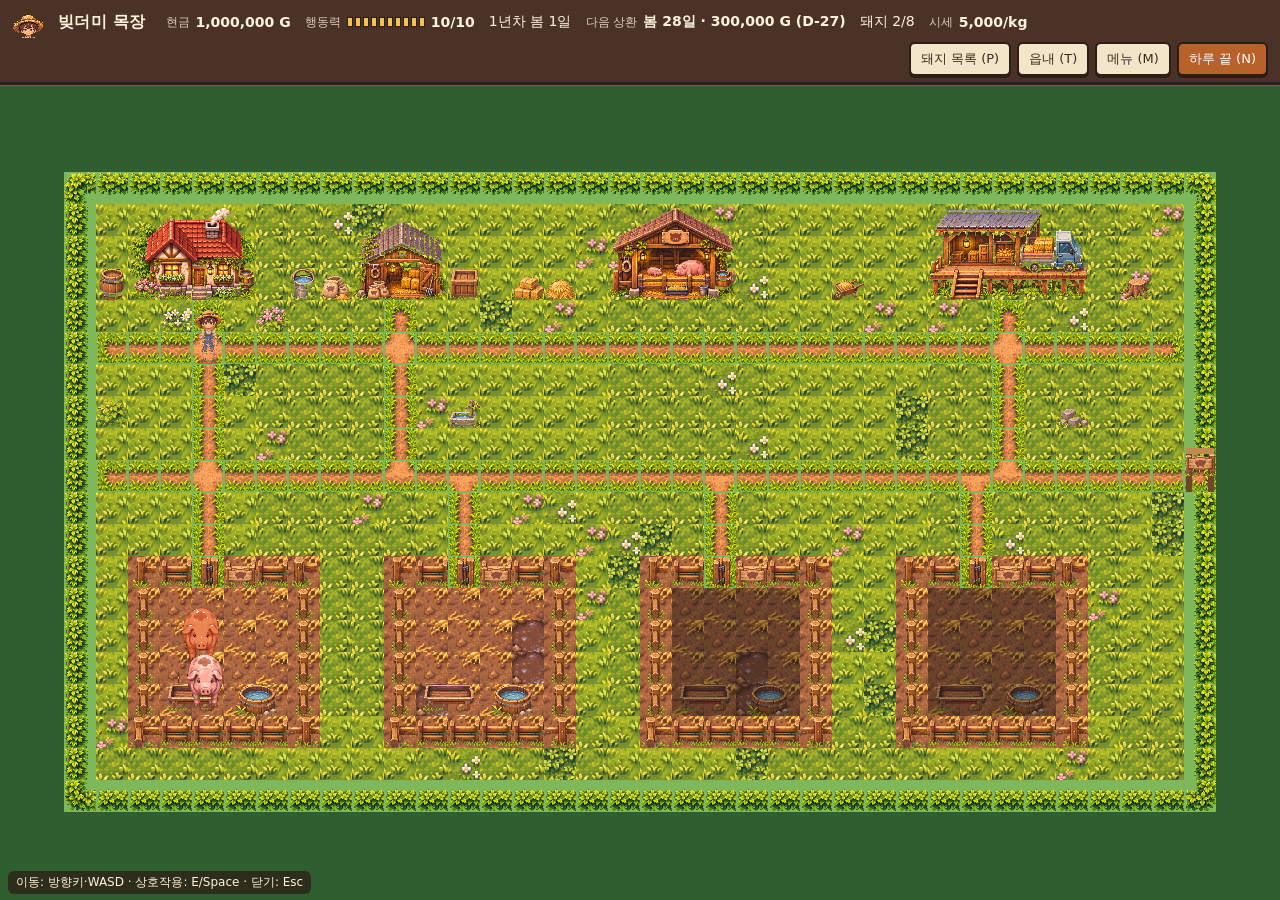
<file: index.html>
<!doctype html>
<html lang="ko">
<head>
  <meta charset="utf-8">
  <meta name="viewport" content="width=device-width, initial-scale=1">
  <title>...</title>
  <link rel="stylesheet" href="./styles/main.css">
  <link rel="modulepreload" href="./src/sim/index.js">
  <link rel="preload" href="./i18n/ko.json" as="fetch" crossorigin>
  <script type="module" src="./src/ui/main.js"></script>
</head>
<body>
  <div id="app">
    <header id="hud">
      <img id="hud-face" width="32" height="32" alt="" aria-hidden="true" style="image-rendering:pixelated">
      <h1 class="brand" data-t="game.title"></h1>
      <div class="stat"><span class="label" data-t="hud.cash"></span><strong id="hud-cash" class="num" data-testid="cash"></strong></div>
      <div class="stat" id="hud-ap-wrap" role="group"><span class="label" data-t="hud.ap"></span><span id="hud-ap-pips" class="pips" aria-hidden="true"></span><strong id="hud-ap" class="num" data-testid="ap"></strong></div>
      <div class="stat"><span id="hud-date" data-testid="day"></span></div>
      <div class="stat debt"><span class="label" data-t="hud.debt"></span><strong id="hud-debt"></strong></div>
      <div class="stat"><span id="hud-pigs"></span></div>
      <div class="stat"><span class="label" data-t="hud.market"></span><strong id="hud-market" class="num"></strong></div>
      <nav class="hud-actions">
        <button id="btn-pigs" class="btn" data-t="hud.pigList"></button>
        <button id="btn-town" class="btn" data-t="hud.town"></button>
        <button id="btn-menu" class="btn" data-t="hud.menu"></button>
        <button id="btn-end" class="btn primary" data-testid="end-day" data-t="hud.endDay"></button>
      </nav>
    </header>
    <main id="stage">
      <canvas id="world" tabindex="0" data-t-label="game.title"></canvas>
      <p id="help" data-t="hud.help"></p>
      <div id="toasts" aria-live="polite"></div>
      <div id="popup" role="menu" aria-labelledby="popup-title" hidden></div>
      <p id="loading">…</p>
    </main>
  </div>
  <div id="modal-root"></div>
</body>
</html>
</file>
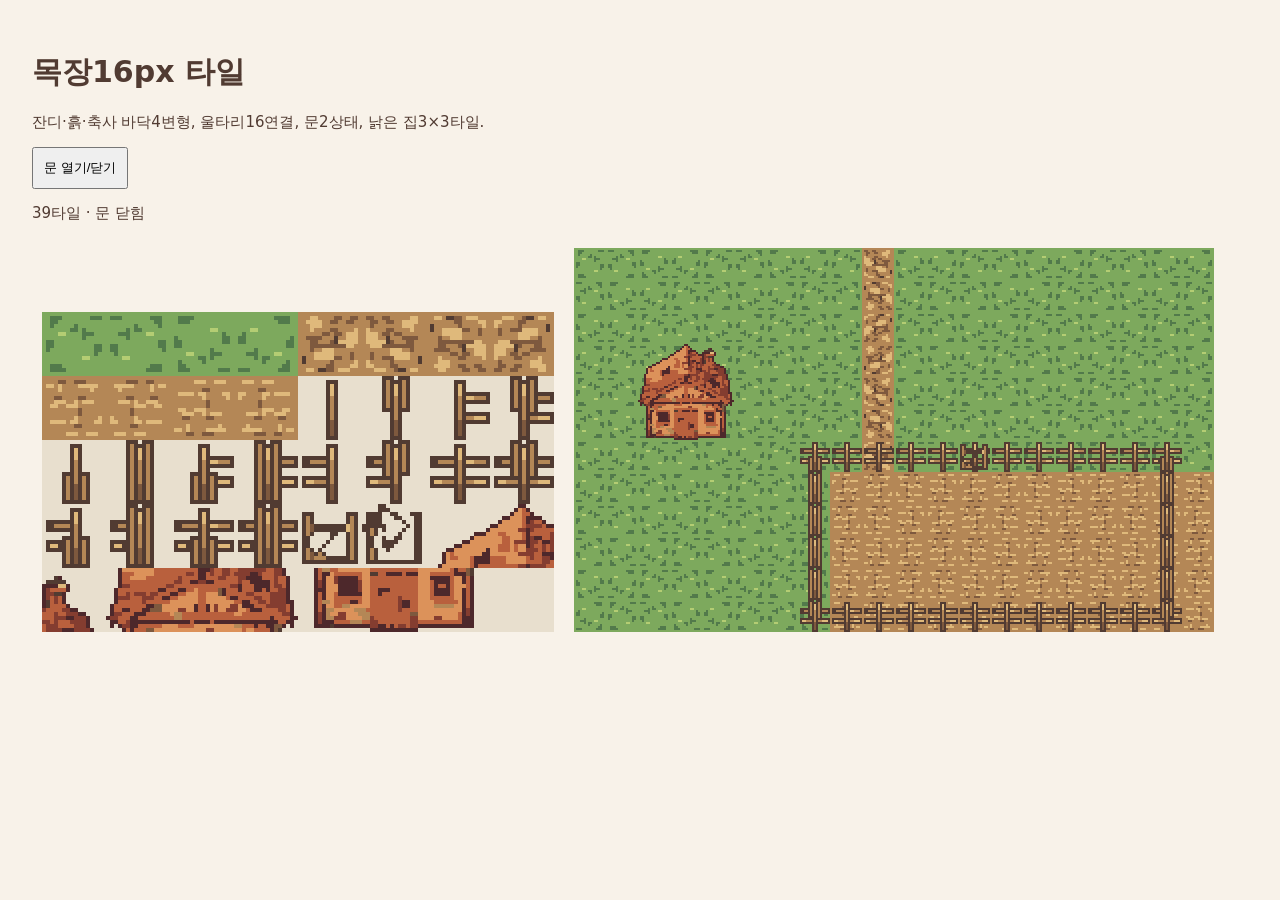
<file: art-review/farm_tiles.html>
<!doctype html><meta charset="utf-8"><title>목장 타일 검수</title><style>body{font:15px system-ui;background:#f8f2e9;color:#513b32;padding:24px}canvas{image-rendering:pixelated;background:#e8dfce;margin:10px;max-width:100%}button{padding:10px}</style><h1>목장16px 타일</h1><p>잔디·흙·축사 바닥4변형, 울타리16연결, 문2상태, 낡은 집3×3타일.</p><button id="gate">문 열기/닫기</button><p id="status">읽는 중</p><canvas id="atlas"></canvas><canvas id="map"></canvas><script>const P={"meta":{"kind":"tileset","cell":[16,16],"columns":8,"palette":"docs/art/palette.json","tiles":{"grass_0":{"index":0,"col":0,"row":0,"kind":"grass","passable":true,"seamless":true},"grass_1":{"index":1,"col":1,"row":0,"kind":"grass","passable":true,"seamless":true},"grass_2":{"index":2,"col":2,"row":0,"kind":"grass","passable":true,"seamless":true},"grass_3":{"index":3,"col":3,"row":0,"kind":"grass","passable":true,"seamless":true},"dirt_0":{"index":4,"col":4,"row":0,"kind":"dirt","passable":true,"seamless":true},"dirt_1":{"index":5,"col":5,"row":0,"kind":"dirt","passable":true,"seamless":true},"dirt_2":{"index":6,"col":6,"row":0,"kind":"dirt","passable":true,"seamless":true},"dirt_3":{"index":7,"col":7,"row":0,"kind":"dirt","passable":true,"seamless":true},"pen_floor_0":{"index":8,"col":0,"row":1,"kind":"pen_floor","passable":true,"seamless":true},"pen_floor_1":{"index":9,"col":1,"row":1,"kind":"pen_floor","passable":true,"seamless":true},"pen_floor_2":{"index":10,"col":2,"row":1,"kind":"pen_floor","passable":true,"seamless":true},"pen_floor_3":{"index":11,"col":3,"row":1,"kind":"pen_floor","passable":true,"seamless":true},"fence_0":{"index":12,"col":4,"row":1,"kind":"fence","connections":0,"passable":false},"fence_1":{"index":13,"col":5,"row":1,"kind":"fence","connections":1,"passable":false},"fence_2":{"index":14,"col":6,"row":1,"kind":"fence","connections":2,"passable":false},"fence_3":{"index":15,"col":7,"row":1,"kind":"fence","connections":3,"passable":false},"fence_4":{"index":16,"col":0,"row":2,"kind":"fence","connections":4,"passable":false},"fence_5":{"index":17,"col":1,"row":2,"kind":"fence","connections":5,"passable":false},"fence_6":{"index":18,"col":2,"row":2,"kind":"fence","connections":6,"passable":false},"fence_7":{"index":19,"col":3,"row":2,"kind":"fence","connections":7,"passable":false},"fence_8":{"index":20,"col":4,"row":2,"kind":"fence","connections":8,"passable":false},"fence_9":{"index":21,"col":5,"row":2,"kind":"fence","connections":9,"passable":false},"fence_a":{"index":22,"col":6,"row":2,"kind":"fence","connections":10,"passable":false},"fence_b":{"index":23,"col":7,"row":2,"kind":"fence","connections":11,"passable":false},"fence_c":{"index":24,"col":0,"row":3,"kind":"fence","connections":12,"passable":false},"fence_d":{"index":25,"col":1,"row":3,"kind":"fence","connections":13,"passable":false},"fence_e":{"index":26,"col":2,"row":3,"kind":"fence","connections":14,"passable":false},"fence_f":{"index":27,"col":3,"row":3,"kind":"fence","connections":15,"passable":false},"gate_closed":{"index":28,"col":4,"row":3,"kind":"gate","state":"closed","passable":false},"gate_open":{"index":29,"col":5,"row":3,"kind":"gate","state":"open","passable":true},"old_house_0_0":{"index":30,"col":6,"row":3,"kind":"old_house","passable":false,"group":"old_house","groupCell":[0,0]},"old_house_1_0":{"index":31,"col":7,"row":3,"kind":"old_house","passable":false,"group":"old_house","groupCell":[1,0]},"old_house_2_0":{"index":32,"col":0,"row":4,"kind":"old_house","passable":false,"group":"old_house","groupCell":[2,0]},"old_house_0_1":{"index":33,"col":1,"row":4,"kind":"old_house","passable":false,"group":"old_house","groupCell":[0,1]},"old_house_1_1":{"index":34,"col":2,"row":4,"kind":"old_house","passable":false,"group":"old_house","groupCell":[1,1]},"old_house_2_1":{"index":35,"col":3,"row":4,"kind":"old_house","passable":false,"group":"old_house","groupCell":[2,1]},"old_house_0_2":{"index":36,"col":4,"row":4,"kind":"old_house","passable":false,"group":"old_house","groupCell":[0,2]},"old_house_1_2":{"index":37,"col":5,"row":4,"kind":"old_house","passable":false,"group":"old_house","groupCell":[1,2]},"old_house_2_2":{"index":38,"col":6,"row":4,"kind":"old_house","passable":false,"group":"old_house","groupCell":[2,2]}},"groups":{"old_house":{"size":[3,3],"tiles":["old_house_0_0","old_house_1_0","old_house_2_0","old_house_0_1","old_house_1_1","old_house_2_1","old_house_0_2","old_house_1_2","old_house_2_2"]}},"sources":{"grass":"grass.source.png","dirt":"dirt.source.png","pen_floor":"pen_floor.source.png","fence":"fence.source.png","gate":"gate.source.png","old_house":"old_house.source.png"},"rows":5},"image":"[data-uri]"},N=16,i=new Image;let open=false;i.onload=()=>{draw();window.tileReviewReady=true;};i.src=P.image;function draw(){const a=document.getElementById('atlas');a.width=128*4;a.height=P.meta.rows*16*4;let ac=a.getContext('2d');ac.imageSmoothingEnabled=false;ac.drawImage(i,0,0,a.width,a.height);const m=document.getElementById('map');m.width=20*16*2;m.height=12*16*2;const x=m.getContext('2d');x.imageSmoothingEnabled=false;const tile=(name,xx,yy)=>{let t=P.meta.tiles[name];x.drawImage(i,t.col*16,t.row*16,16,16,xx*32,yy*32,32,32);};for(let y=0;y<12;y++)for(let xx=0;xx<20;xx++)tile((y>6&&xx>7?'pen_floor_':xx===9?'dirt_':'grass_')+((xx+y)%4),xx,y);for(let xx=7;xx<19;xx++){tile('fence_a',xx,6);tile('fence_a',xx,11);}for(let y=7;y<11;y++){tile('fence_5',7,y);tile('fence_5',18,y);}tile('fence_6',7,6);tile('fence_c',18,6);tile('fence_3',7,11);tile('fence_9',18,11);tile('gate_'+(open?'open':'closed'),12,6);for(let yy=0;yy<3;yy++)for(let xx=0;xx<3;xx++)tile('old_house_'+xx+'_'+yy,2+xx,3+yy);document.getElementById('status').textContent=Object.keys(P.meta.tiles).length+'타일 · 문 '+(open?'열림':'닫힘');}document.getElementById('gate').onclick=()=>{open=!open;draw();};</script>
</file>
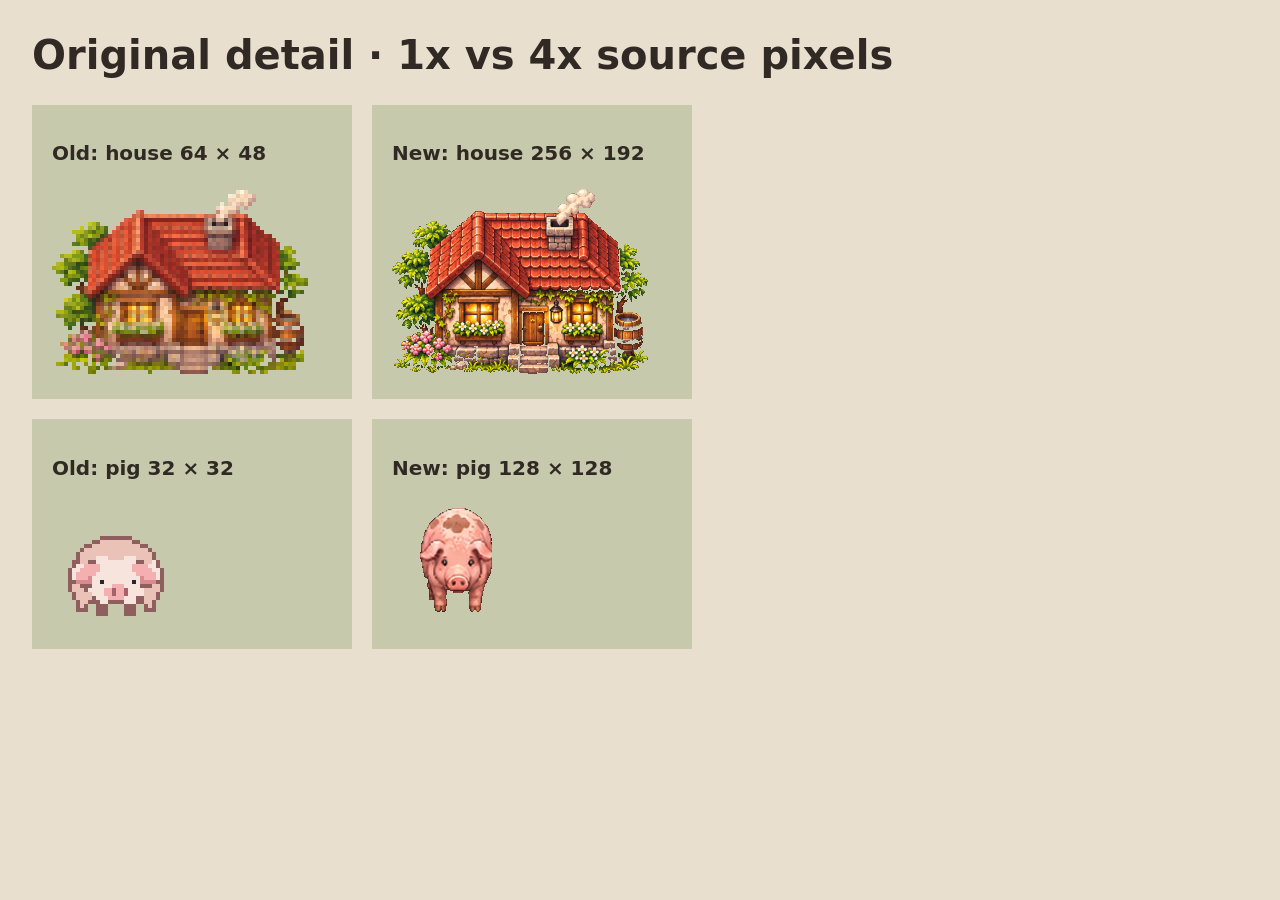
<file: art-review/hires-compare.html>
<!doctype html><meta charset="utf-8"><style>body{background:#e8dfcf;color:#312a24;font:20px system-ui;margin:32px}main{display:grid;grid-template-columns:320px 320px;gap:20px}section{background:#c6c9ac;padding:20px}img,canvas{image-rendering:pixelated}h2{font-size:20px}</style><h1>Original detail · 1x vs 4x source pixels</h1><main><section><h2>Old: house 64 × 48</h2><img src="hires-old-house.png" width="256" height="192"></section><section><h2>New: house 256 × 192</h2><img src="../assets/sprites/external/bld_house.png" width="256" height="192"></section><section><h2>Old: pig 32 × 32</h2><img src="hires-old-pig.png" width="128" height="128"></section><section><h2>New: pig 128 × 128</h2><canvas width="128" height="128"></canvas></section></main><script>let im=new Image;im.onload=()=>{document.querySelector('canvas').getContext('2d').drawImage(im,0,0,128,128,0,0,128,128);window.ready=true};im.src='../assets/sprites/pig/pig_adult-hires.png';</script>
</file>
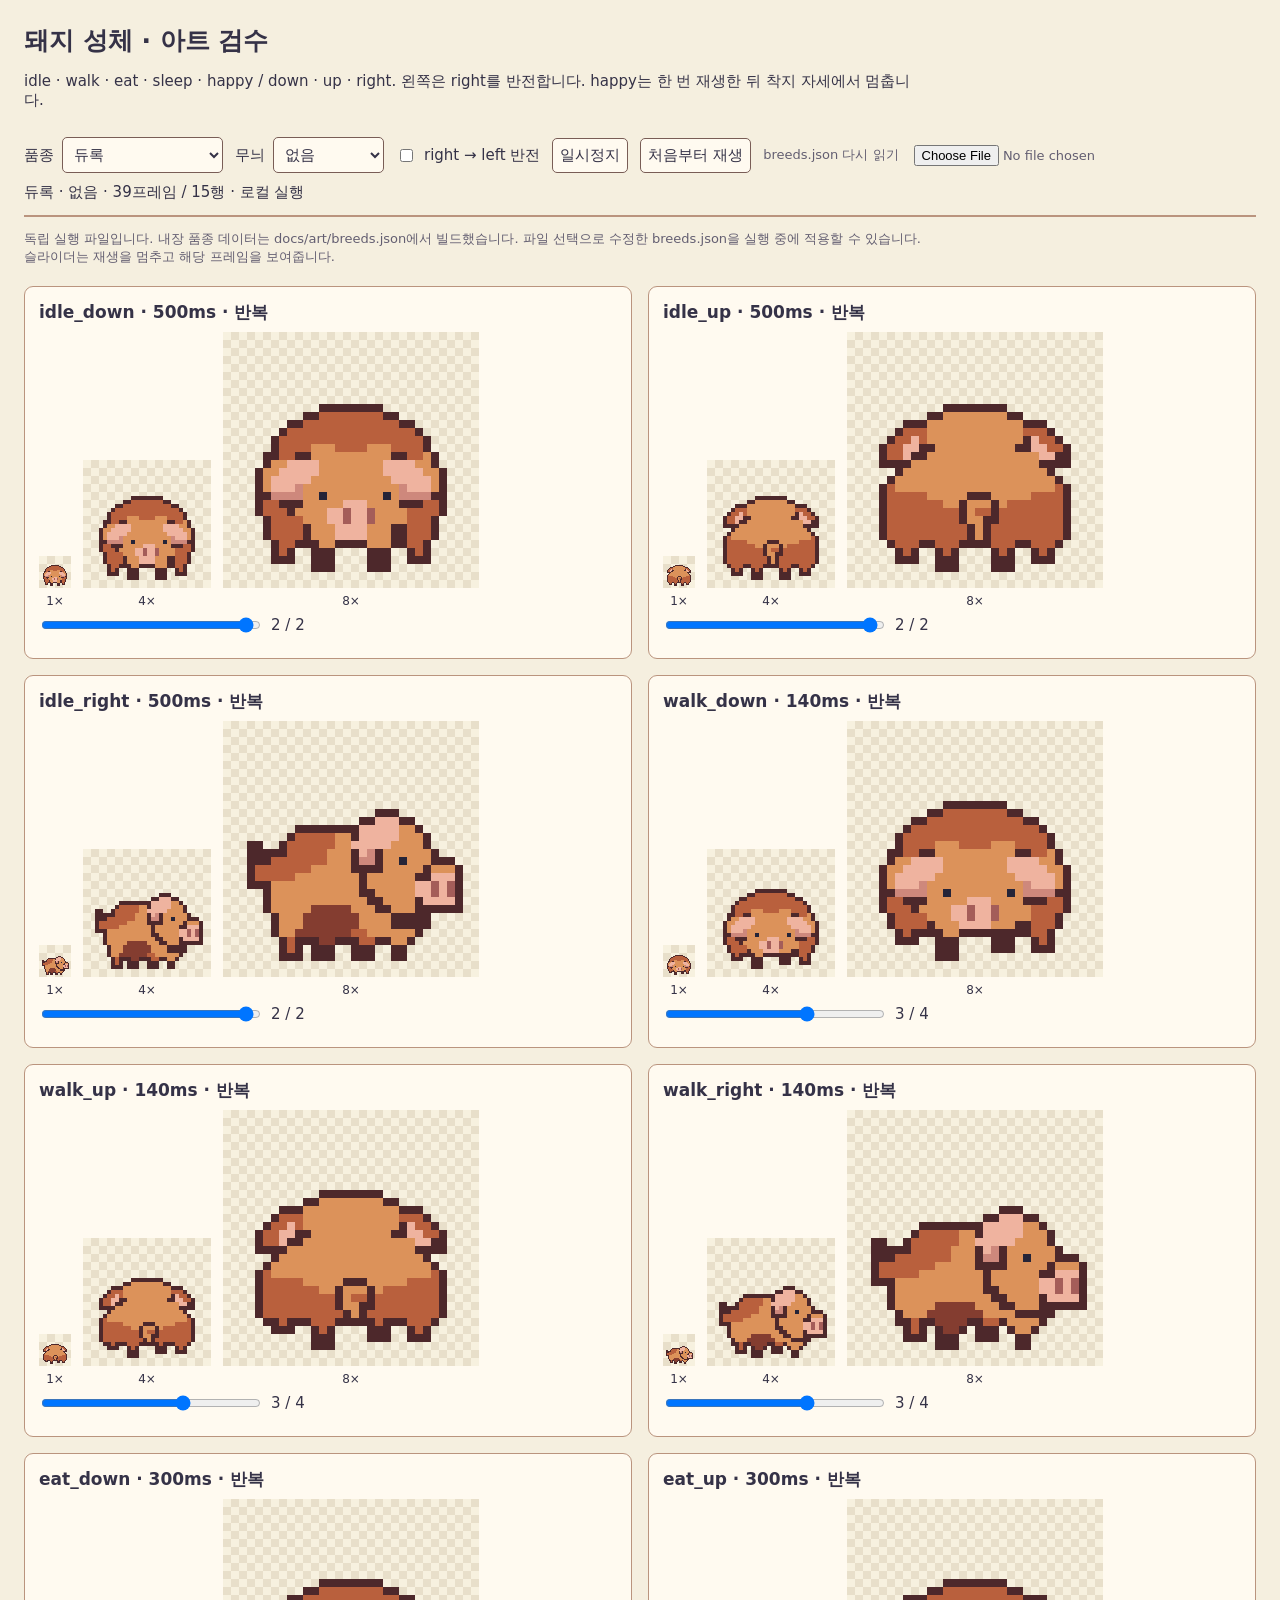
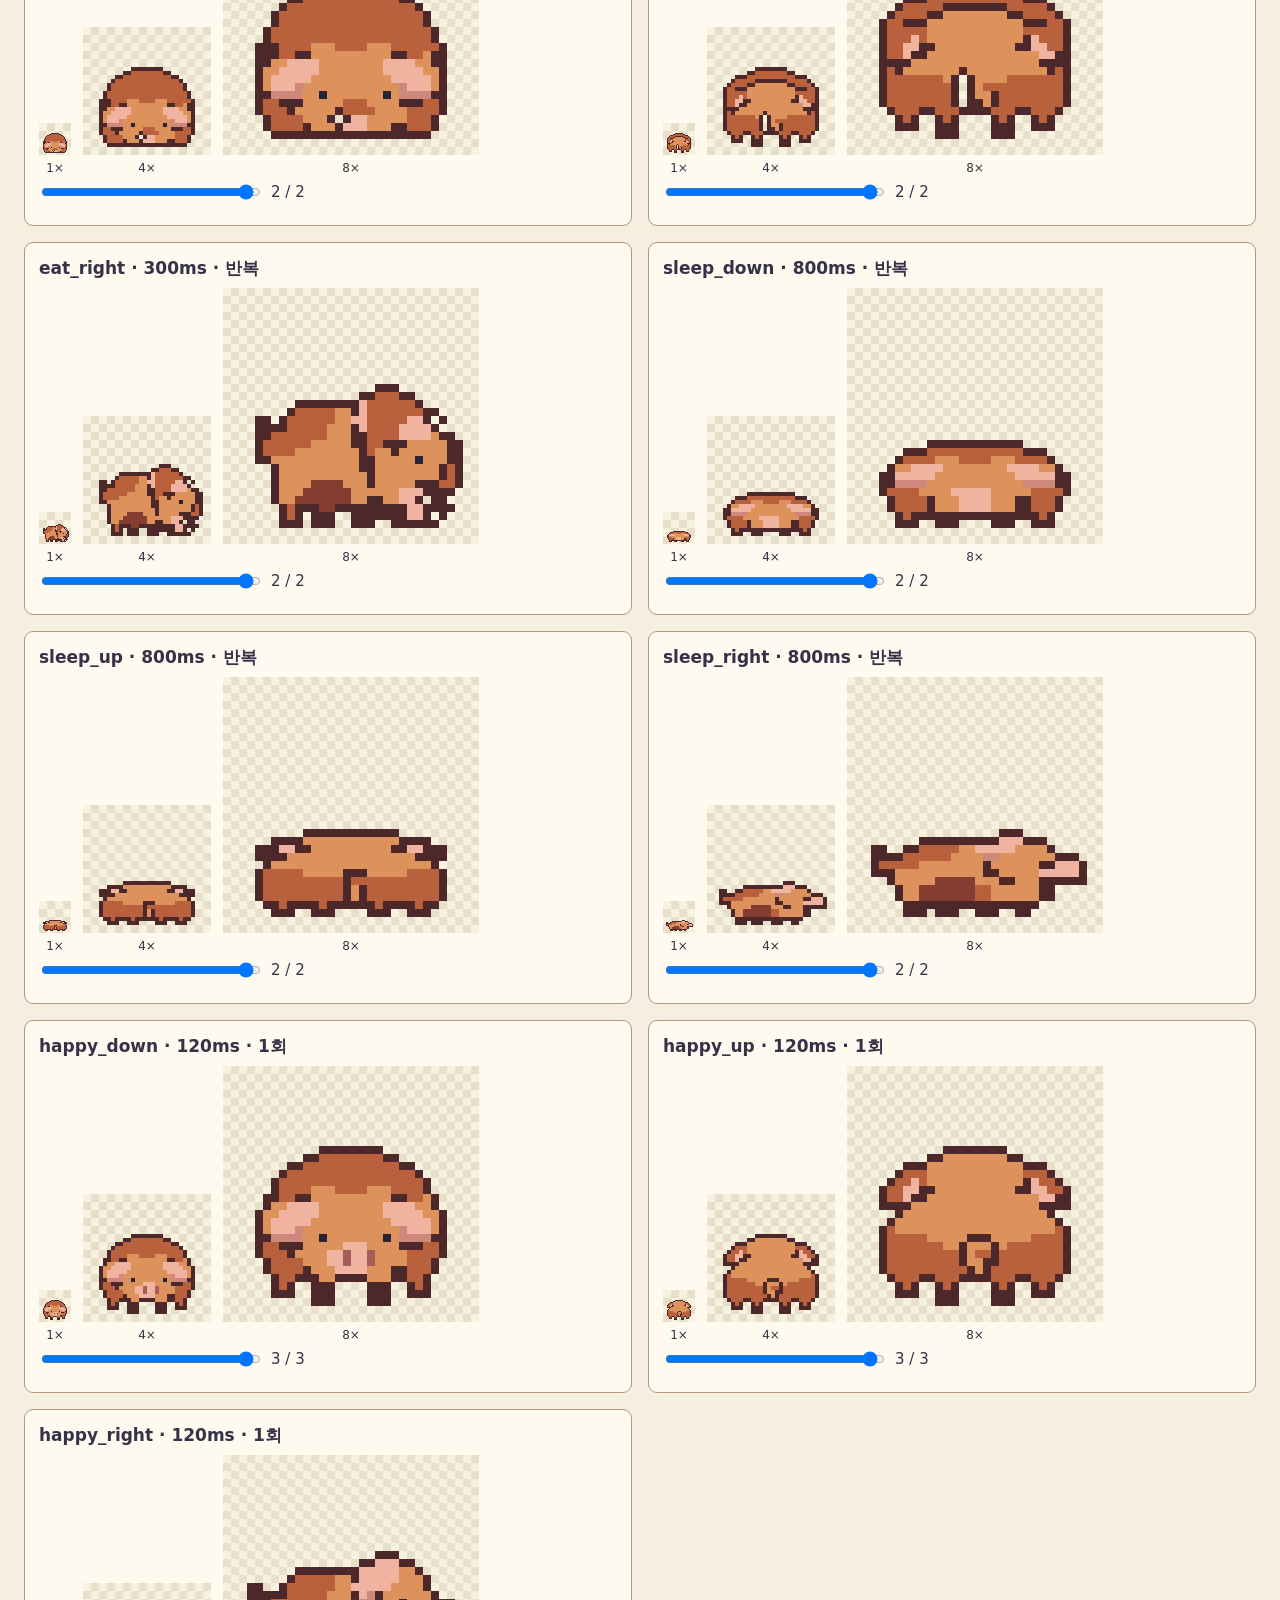
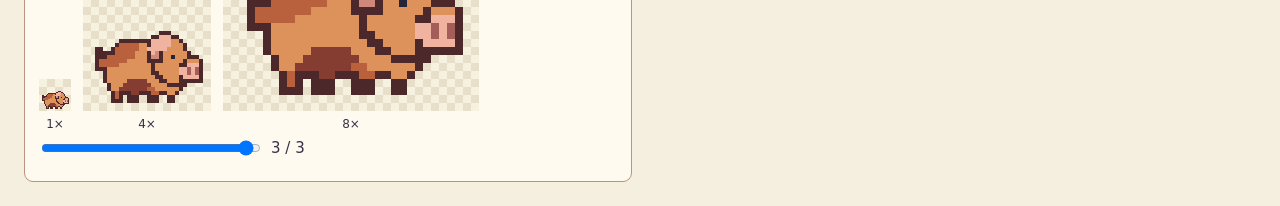
<file: art-review/pig_adult.html>
<!doctype html>
<html lang="ko"><meta charset="utf-8"><meta name="viewport" content="width=device-width, initial-scale=1"><title>빚더미 목장 · 돼지 성체 아트 검수</title>
<style>*{box-sizing:border-box}body{font:15px system-ui;background:#f5efdf;color:#353247;margin:0;padding:24px}h1{margin:0 0 10px;font-size:25px}p{max-width:900px}button,select,input{font:inherit;padding:7px}button,select{border:1px solid #795d56;border-radius:5px;background:#fffaf0;color:#353247}label{display:inline-flex;gap:8px;align-items:center}header{position:sticky;top:0;z-index:2;background:#f5efdfed;padding:12px 0;border-bottom:2px solid #ba947e}.controls{display:flex;flex-wrap:wrap;gap:12px;align-items:center}.grid{display:grid;grid-template-columns:repeat(auto-fit,minmax(445px,1fr));gap:16px;margin-top:20px}.card{background:#fffaf0;border:1px solid #ba947e;border-radius:9px;padding:14px}.card h2{font-size:17px;margin:0 0 8px}.scales{display:flex;align-items:flex-end;gap:12px;overflow:auto}figure{margin:0;text-align:center;flex-shrink:0}canvas{display:block;image-rendering:pixelated;background:conic-gradient(#e8dfca 25%,#f7f1df 0 50%,#e8dfca 0 75%,#f7f1df 0) 0 0/16px 16px}figcaption{font-size:12px;margin-top:6px}.small{font-size:13px;color:#635e71}input[type=range]{width:220px}#status{min-height:20px;margin:10px 0 0}a{color:#653f43}@media(max-width:510px){body{padding:10px}.grid{grid-template-columns:1fr}.scales{gap:8px}}</style>
<h1>돼지 성체 · 아트 검수</h1><p>idle · walk · eat · sleep · happy / down · up · right. 왼쪽은 right를 반전합니다. happy는 한 번 재생한 뒤 착지 자세에서 멈춥니다.</p>
<header><div class="controls"><label>품종 <select id="breed"></select></label><label>무늬 <select id="pattern"><option value="none">없음</option><option value="spots">점박이</option><option value="belt">흰 띠</option><option value="points">버크셔 6곳</option></select></label><label><input id="flip" type="checkbox">right → left 반전</label><button id="play">일시정지</button><button id="restart">처음부터 재생</button><label class="small">breeds.json 다시 읽기 <input id="breedFile" type="file" accept=".json,application/json"></label></div><p id="status" role="status">이미지 읽는 중…</p></header>
<p class="small">독립 실행 파일입니다. 내장 품종 데이터는 docs/art/breeds.json에서 빌드했습니다. 파일 선택으로 수정한 breeds.json을 실행 중에 적용할 수 있습니다. 슬라이더는 재생을 멈추고 해당 프레임을 보여줍니다.</p>
<main class="grid" id="grid"></main><noscript>애니메이션을 보려면 JavaScript를 켜 주세요.</noscript>
<script id="art-data" type="application/json">{"meta":{"cell":[32,32],"anchor":[16,29],"slots":["coat","spot","snout"],"left":{"source":"right","flipX":true},"anims":{"idle_down":{"row":0,"frames":2,"ms":500,"loop":true},"idle_up":{"row":1,"frames":2,"ms":500,"loop":true},"idle_right":{"row":2,"frames":2,"ms":500,"loop":true},"walk_down":{"row":3,"frames":4,"ms":140,"loop":true},"walk_up":{"row":4,"frames":4,"ms":140,"loop":true},"walk_right":{"row":5,"frames":4,"ms":140,"loop":true},"eat_down":{"row":6,"frames":2,"ms":300,"loop":true},"eat_up":{"row":7,"frames":2,"ms":300,"loop":true},"eat_right":{"row":8,"frames":2,"ms":300,"loop":true},"sleep_down":{"row":9,"frames":2,"ms":800,"loop":true},"sleep_up":{"row":10,"frames":2,"ms":800,"loop":true},"sleep_right":{"row":11,"frames":2,"ms":800,"loop":true},"happy_down":{"row":12,"frames":3,"ms":120,"loop":false},"happy_up":{"row":13,"frames":3,"ms":120,"loop":false},"happy_right":{"row":14,"frames":3,"ms":120,"loop":false}},"jumpFrames":{"happy_down":[1],"happy_up":[1],"happy_right":[1]},"patterns":{"points":{"anatomy":["muzzle","tail_tip","front_left_foot","front_right_foot","back_left_foot","back_right_foot"],"occlusion":"Hidden points are not drawn. Front hides tail; rear hides muzzle."}},"provenance":"art-review/keyposes/sources.json"},"palette":{"version":1,"description":"32 production colors plus 11 reserved genetic markers. Ramps run light to dark.","colors":["#fff1df","#e8c9ad","#ba947e","#795d56","#efb39f","#ce887c","#a45d59","#653f43","#dc925a","#b9603d","#843d30","#4d282b","#85818b","#5d5969","#3d394c","#252438","#c0ad76","#968051","#6c573c","#473b30","#b4cd73","#7da95d","#527a4b","#334e40","#dfb97b","#b48756","#7e593e","#513b32","#c9c1c3","#96919d","#635e71","#353247"],"ramps":{"white":["#fff1df","#e8c9ad","#ba947e","#795d56"],"skin":["#efb39f","#ce887c","#a45d59","#653f43"],"red":["#dc925a","#b9603d","#843d30","#4d282b"],"black":["#85818b","#5d5969","#3d394c","#252438"],"soil":["#c0ad76","#968051","#6c573c","#473b30"],"grass":["#b4cd73","#7da95d","#527a4b","#334e40"],"wood":["#dfb97b","#b48756","#7e593e","#513b32"],"outline":["#c9c1c3","#96919d","#635e71","#353247"]},"slots":{"coat":["#ff00ff","#cc00cc","#990099","#660066"],"spot":["#00ffff","#00cccc","#009999","#006666"],"snout":["#ffff00","#cccc00","#999900"]},"eye":"#252438"},"breeds":{"version":1,"breeds":{"yorkshire_landrace":{"label":"요크셔·랜드레이스","coat":["#fff1df","#e8c9ad","#ba947e","#795d56"],"spot":["#85818b","#5d5969","#3d394c","#252438"],"snout":["#efb39f","#ce887c","#a45d59"],"pattern":"none"},"duroc":{"label":"듀록","coat":["#dc925a","#b9603d","#843d30","#4d282b"],"spot":["#fff1df","#e8c9ad","#ba947e","#795d56"],"snout":["#efb39f","#ce887c","#a45d59"],"pattern":"none"},"berkshire":{"label":"버크셔","coat":["#85818b","#5d5969","#3d394c","#252438"],"spot":["#fff1df","#e8c9ad","#ba947e","#795d56"],"snout":["#efb39f","#ce887c","#a45d59"],"pattern":"points"},"korean_black":{"label":"재래흑돼지","coat":["#85818b","#5d5969","#3d394c","#252438"],"spot":["#fff1df","#e8c9ad","#ba947e","#795d56"],"snout":["#ce887c","#a45d59","#653f43"],"pattern":"none"},"spotted":{"label":"점박이","coat":["#fff1df","#e8c9ad","#ba947e","#795d56"],"spot":["#85818b","#5d5969","#3d394c","#252438"],"snout":["#efb39f","#ce887c","#a45d59"],"pattern":"spots"}}},"images":{"base":"[data-uri]","spots":"[data-uri]","belt":"[data-uri]","points":"[data-uri]"}}</script>
<script>
'use strict';
const P=JSON.parse(document.getElementById('art-data').textContent),$=id=>document.getElementById(id),breedSelect=$('breed'),patternSelect=$('pattern');
let breeds=P.breeds.breeds||P.breeds,playing=true,start=performance.now(),atlas,rows=[],ready=false;
function populate(){breedSelect.replaceChildren();for(const[k,b]of Object.entries(breeds)){let o=document.createElement('option');o.value=k;o.textContent=b.label||k;breedSelect.append(o);}breedSelect.value=breeds.duroc?'duroc':Object.keys(breeds)[0];}
populate();
function image(src){return new Promise((resolve,reject)=>{const i=new Image;i.onload=()=>resolve(i);i.onerror=()=>reject(Error('PNG decode failed'));i.src=src;});}
const hex=(a,i)=>'#'+Array.from(a.slice(i,i+3)).map(v=>v.toString(16).padStart(2,'0')).join('');
function raster(im){const c=document.createElement('canvas');c.width=128;c.height=480;const x=c.getContext('2d',{willReadFrequently:true});x.drawImage(im,0,0);return x.getImageData(0,0,128,480);}
let raw={};
function recolor(){const b=breeds[breedSelect.value],map={};for(const s of ['coat','spot','snout'])P.palette.slots[s].forEach((c,i)=>map[c]=b[s][i].slice(1).match(/../g).map(v=>parseInt(v,16)));const base=raw.base,layer=raw[patternSelect.value];const c=document.createElement('canvas');c.width=128;c.height=480;let x=c.getContext('2d'),out=x.createImageData(128,480);for(let i=0;i<out.data.length;i+=4){const source=layer&&layer.data[i+3]?layer:base;if(!source.data[i+3])continue;let v=map[hex(source.data,i)]||Array.from(source.data.slice(i,i+3));out.data.set([...v,255],i);}x.putImageData(out,0,0);atlas=c;$('status').textContent=(b.label||breedSelect.value)+' · '+patternSelect.selectedOptions[0].text+' · 39프레임 / 15행 · 로컬 실행';draw(performance.now());}
function index(a,t){let n=Math.floor((t-start)/a.ms);return a.loop?n%a.frames:Math.min(n,a.frames-1);}
function draw(t){if(!atlas)return;for(const row of rows){let f=playing?index(row.a,t):Number(row.slider.value);row.slider.value=f;row.card.dataset.frame=f;row.counter.textContent=(f+1)+' / '+row.a.frames;for(const c of row.canvases){const s=c.width/32,x=c.getContext('2d');x.imageSmoothingEnabled=false;x.clearRect(0,0,c.width,c.height);x.save();if($('flip').checked&&row.name.endsWith('_right')){x.translate(c.width,0);x.scale(-1,1);}x.drawImage(atlas,f*32,row.a.row*32,32,32,0,0,32*s,32*s);x.restore();}}}
function loop(t){if(playing)draw(t);requestAnimationFrame(loop);}
function pause(){playing=false;$('play').textContent='재생';}
$('play').onclick=()=>{playing=!playing;if(playing)start=performance.now();$('play').textContent=playing?'일시정지':'재생';draw(performance.now());};
$('restart').onclick=()=>{playing=true;start=performance.now();$('play').textContent='일시정지';draw(start);};
breedSelect.onchange=()=>{patternSelect.value=breeds[breedSelect.value].pattern||'none';recolor();};patternSelect.onchange=recolor;$('flip').onchange=()=>draw(performance.now());
$('breedFile').onchange=async e=>{try{const data=JSON.parse(await e.target.files[0].text()),next=data.breeds||data;for(const b of Object.values(next))for(const [s,n]of [['coat',4],['spot',4],['snout',3]])if(!Array.isArray(b[s])||b[s].length!==n||b[s].some(c=>!/^#[0-9a-f]{6}$/i.test(c)))throw Error('품종 슬롯 형식을 확인해 주세요.');breeds=next;populate();recolor();}catch(e){$('status').textContent=e.message;}};
Promise.all(Object.entries(P.images).map(async([k,v])=>raw[k]=raster(await image(v)))).then(()=>{for(const[name,a]of Object.entries(P.meta.anims)){let card=document.createElement('section');card.className='card';card.dataset.anim=name;let title=document.createElement('h2');title.textContent=name+' · '+a.ms+'ms'+(a.loop?' · 반복':' · 1회');card.append(title);let scales=document.createElement('div');scales.className='scales';let canvases=[1,4,8].map(s=>{const f=document.createElement('figure'),c=document.createElement('canvas'),caption=document.createElement('figcaption');c.width=c.height=32*s;c.setAttribute('aria-label',name+' '+s+'배');caption.textContent=s+'×';f.append(c,caption);scales.append(f);return c;});card.append(scales);const label=document.createElement('label'),slider=document.createElement('input'),counter=document.createElement('span');slider.type='range';slider.min=0;slider.max=a.frames-1;slider.value=0;slider.setAttribute('aria-label',name+' 프레임');slider.oninput=()=>{pause();draw(performance.now());};label.append(slider,counter);card.append(label);$('grid').append(card);rows.push({name,a,card,canvases,slider,counter});}recolor();ready=true;window.artReview={get ready(){return ready;},metadata:P.meta,get playing(){return playing;},stats:()=>({breed:breedSelect.value,pattern:patternSelect.value,rows:rows.length,canvases:rows.reduce((n,r)=>n+r.canvases.length,0),frames:Object.fromEntries(rows.map(r=>[r.name,Number(r.card.dataset.frame)]))})};requestAnimationFrame(loop);}).catch(e=>{$('status').textContent=e.message;});
</script></html>
</file>
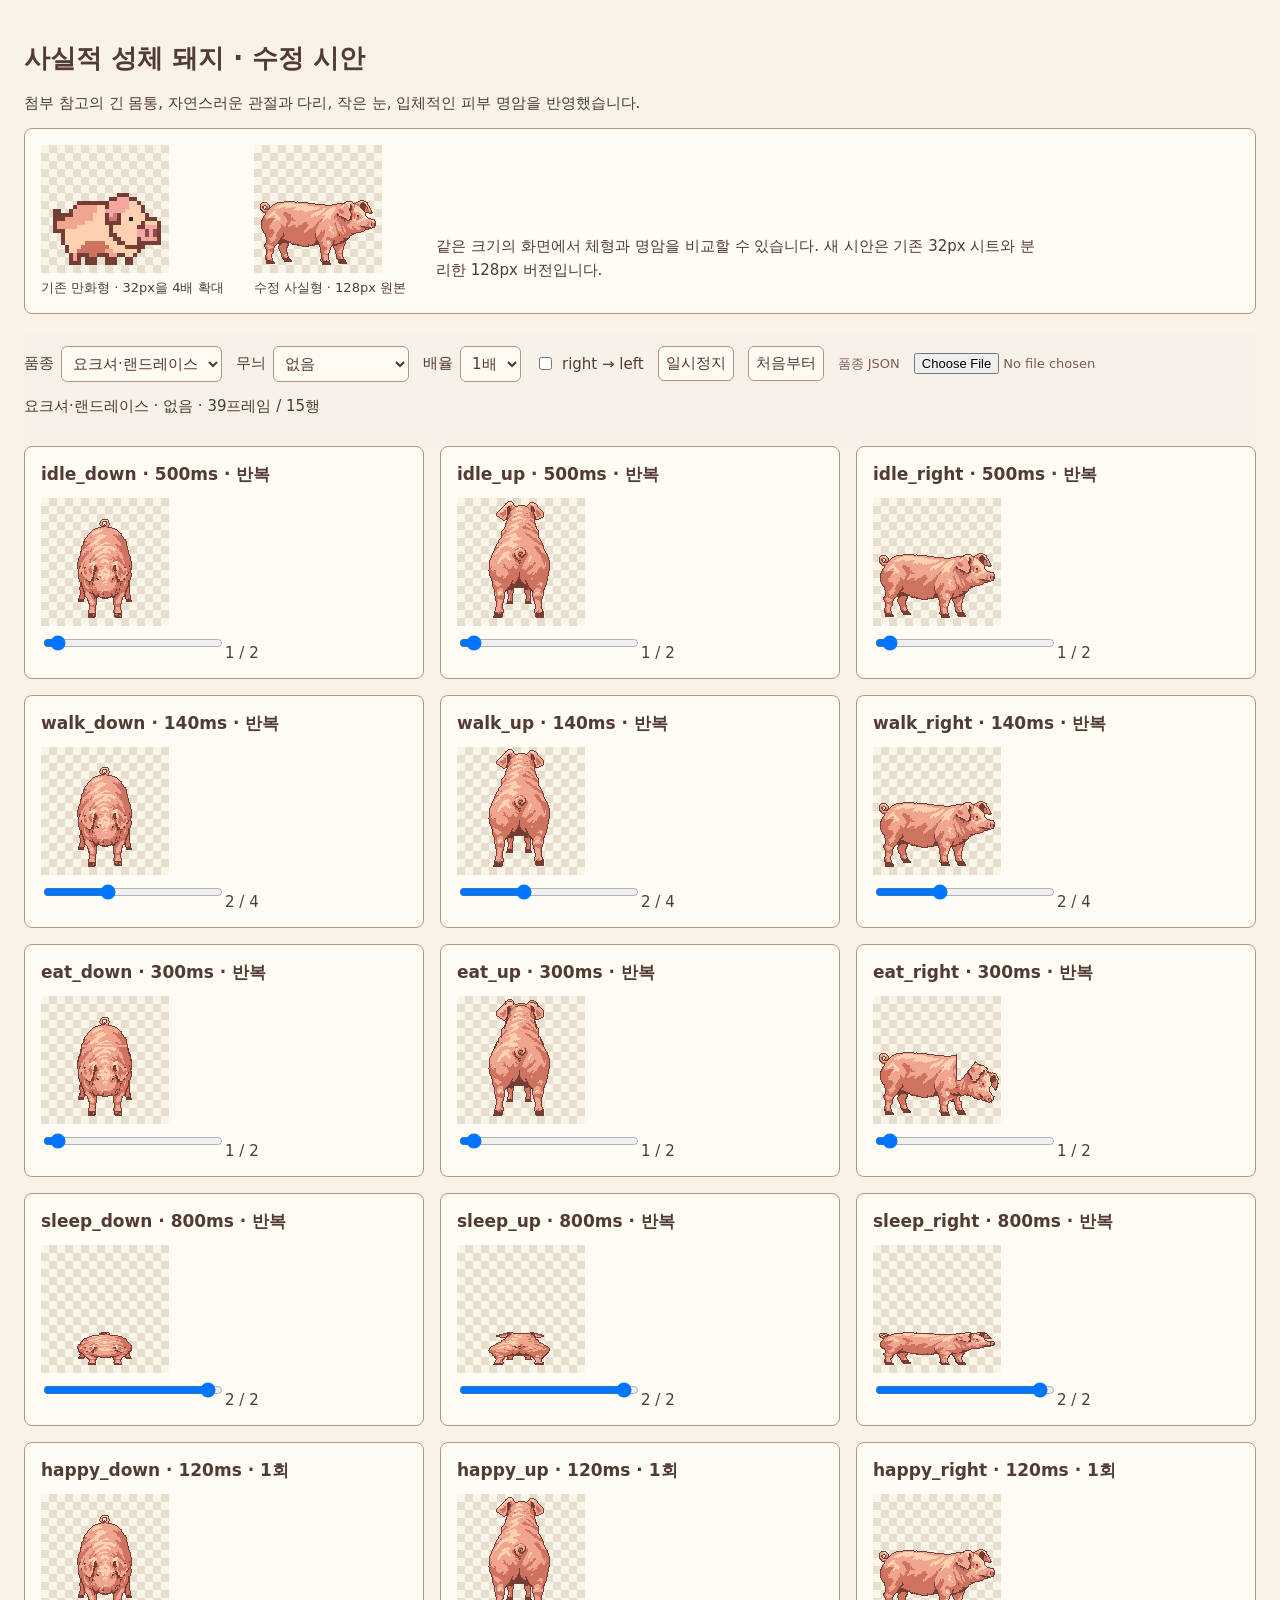
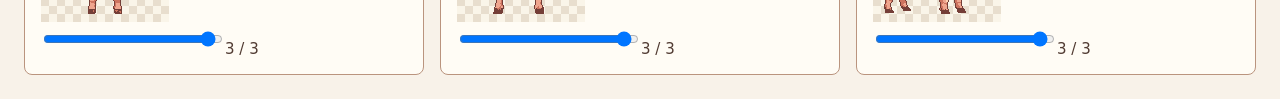
<file: art-review/pig_adult_realistic.html>
<!doctype html><html lang="ko"><meta charset="utf-8"><meta name="viewport" content="width=device-width,initial-scale=1"><title>사실적 성체 돼지 · 수정 시안</title>
<style>*{box-sizing:border-box}body{margin:0;padding:24px;background:#f8f2e9;color:#513b32;font:15px system-ui}h1{font-size:26px}button,select,input{font:inherit;padding:7px}button,select{background:#fffaf2;border:1px solid #ba947e;border-radius:6px;color:inherit}header{position:sticky;top:0;z-index:2;padding:14px 0;background:#f8f2e9ed}.controls{display:flex;gap:14px;flex-wrap:wrap;align-items:center}label{display:flex;gap:7px;align-items:center}.grid{display:grid;grid-template-columns:repeat(auto-fit,minmax(300px,1fr));gap:16px}.card,.comparison{background:#fffcf5;border:1px solid #ba947e;border-radius:8px;padding:16px;min-width:0}.card h2{font-size:17px;margin:0 0 12px}.viewport{overflow:auto;max-height:1050px}canvas{image-rendering:pixelated;display:block;background:conic-gradient(#e8dece 25%,#faf5e9 0 50%,#e8dece 0 75%,#faf5e9 0) 0 0/16px 16px}input[type=range]{width:180px}.comparison{display:flex;gap:30px;align-items:flex-end;flex-wrap:wrap;margin-bottom:18px}.comparison p{max-width:600px;line-height:1.6}.comparison figure{margin:0}.comparison figcaption{font-size:13px;padding-top:6px}.small{font-size:13px;color:#795d56}#status{min-height:20px}</style>
<h1>사실적 성체 돼지 · 수정 시안</h1><p>첨부 참고의 긴 몸통, 자연스러운 관절과 다리, 작은 눈, 입체적인 피부 명암을 반영했습니다.</p>
<div class="comparison"><figure><canvas id="before" width="128" height="128"></canvas><figcaption>기존 만화형 · 32px을 4배 확대</figcaption></figure><figure><canvas id="after" width="128" height="128"></canvas><figcaption>수정 사실형 · 128px 원본</figcaption></figure><p>같은 크기의 화면에서 체형과 명암을 비교할 수 있습니다. 새 시안은 기존 32px 시트와 분리한 128px 버전입니다.</p></div>
<header><div class="controls"><label>품종 <select id="breed"></select></label><label>무늬 <select id="pattern"><option value="none">없음</option><option value="spots">점박이</option><option value="belt">띠</option><option value="points">버크셔 흰 지점</option></select></label><label>배율 <select id="scale"><option value="1">1배</option><option value="4">4배</option><option value="8">8배</option></select></label><label><input id="flip" type="checkbox">right → left</label><button id="play">일시정지</button><button id="restart">처음부터</button><label class="small">품종 JSON <input id="breedFile" type="file" accept=".json"></label></div><p id="status" role="status">이미지 읽는 중…</p></header>
<main class="grid" id="grid"></main><script type="application/json" id="data">{"meta":{"cell":[128,128],"anchor":[64,119],"slots":["coat","spot","snout"],"palette":"docs/art/palette-realistic.json","breeds":"docs/art/breeds-realistic.json","style":"semi-realistic pixel art, user reference revision","revision":"2026-11-18-realistic","supersedesStyle":"32px chibi draft; this 128px revision is separate","left":{"source":"right","flipX":true},"anims":{"idle_down":{"row":0,"frames":2,"ms":500,"loop":true},"idle_up":{"row":1,"frames":2,"ms":500,"loop":true},"idle_right":{"row":2,"frames":2,"ms":500,"loop":true},"walk_down":{"row":3,"frames":4,"ms":140,"loop":true},"walk_up":{"row":4,"frames":4,"ms":140,"loop":true},"walk_right":{"row":5,"frames":4,"ms":140,"loop":true},"eat_down":{"row":6,"frames":2,"ms":300,"loop":true},"eat_up":{"row":7,"frames":2,"ms":300,"loop":true},"eat_right":{"row":8,"frames":2,"ms":300,"loop":true},"sleep_down":{"row":9,"frames":2,"ms":800,"loop":true},"sleep_up":{"row":10,"frames":2,"ms":800,"loop":true},"sleep_right":{"row":11,"frames":2,"ms":800,"loop":true},"happy_down":{"row":12,"frames":3,"ms":120,"loop":false},"happy_up":{"row":13,"frames":3,"ms":120,"loop":false},"happy_right":{"row":14,"frames":3,"ms":120,"loop":false}},"jumpFrames":{"happy_down":[1],"happy_up":[1],"happy_right":[1]},"patterns":{"points":{"anatomy":["muzzle","tail","four feet"],"occlusion":"Only visible anatomical points are drawn."}}},"palette":{"version":2,"description":"32 real colors plus 11 genetic markers; 128px semi-realistic revision based on user references.","colors":["#ffd1b0","#efa58e","#cd735f","#743e37","#f4a7a1","#ce7978","#854c4a","#332925","#f4e5c8","#cebca0","#a78c75","#665a53","#dc925a","#b9603d","#843d30","#4d282b","#85818b","#5d5969","#3d394c","#252438","#b87f79","#8d5959","#593d43","#c0ad76","#968051","#473b30","#b4cd73","#7da95d","#334e40","#dfb97b","#b48756","#513b32"],"ramps":{"pink":["#ffd1b0","#efa58e","#cd735f","#743e37"],"skin":["#f4a7a1","#ce7978","#854c4a"],"ivory":["#f4e5c8","#cebca0","#a78c75","#665a53"],"red":["#dc925a","#b9603d","#843d30","#4d282b"],"black":["#85818b","#5d5969","#3d394c","#252438"],"blackSkin":["#b87f79","#8d5959","#593d43"],"eye":["#332925"],"soil":["#c0ad76","#968051","#473b30"],"grass":["#b4cd73","#7da95d","#334e40"],"wood":["#dfb97b","#b48756","#513b32"]},"slots":{"coat":["#ff00ff","#cc00cc","#990099","#660066"],"spot":["#00ffff","#00cccc","#009999","#006666"],"snout":["#ffff00","#cccc00","#999900"]},"eye":"#332925"},"breeds":{"version":2,"breeds":{"yorkshire_landrace":{"label":"요크셔·랜드레이스","coat":["#ffd1b0","#efa58e","#cd735f","#743e37"],"spot":["#85818b","#5d5969","#3d394c","#252438"],"snout":["#f4a7a1","#ce7978","#854c4a"],"pattern":"none"},"duroc":{"label":"듀록","coat":["#dc925a","#b9603d","#843d30","#4d282b"],"spot":["#f4e5c8","#cebca0","#a78c75","#665a53"],"snout":["#f4a7a1","#ce7978","#854c4a"],"pattern":"none"},"berkshire":{"label":"버크셔","coat":["#85818b","#5d5969","#3d394c","#252438"],"spot":["#f4e5c8","#cebca0","#a78c75","#665a53"],"snout":["#f4a7a1","#ce7978","#854c4a"],"pattern":"points"},"korean_black":{"label":"재래흑돼지","coat":["#85818b","#5d5969","#3d394c","#252438"],"spot":["#f4e5c8","#cebca0","#a78c75","#665a53"],"snout":["#b87f79","#8d5959","#593d43"],"pattern":"none"},"spotted":{"label":"점박이","coat":["#f4e5c8","#cebca0","#a78c75","#665a53"],"spot":["#85818b","#5d5969","#3d394c","#252438"],"snout":["#f4a7a1","#ce7978","#854c4a"],"pattern":"spots"}}},"images":{"base":"[data-uri]","spots":"[data-uri]","belt":"[data-uri]","points":"[data-uri]"},"old":"[data-uri]"}</script><script>
'use strict';const P=JSON.parse(document.getElementById('data').textContent),$=id=>document.getElementById(id),N=P.meta.cell[0],W=N*4,H=N*15;let breeds=P.breeds.breeds,raw={},rows=[],atlas,playing=true,start=performance.now();
function populate(){const selected=$('breed').value;$('breed').replaceChildren();for(const[k,b]of Object.entries(breeds)){let o=document.createElement('option');o.value=k;o.textContent=b.label||k;$('breed').append(o);}$('breed').value=breeds[selected]?selected:'yorkshire_landrace';}populate();
const load=src=>new Promise((resolve,reject)=>{const i=new Image;i.onload=()=>resolve(i);i.onerror=()=>reject(Error('이미지 읽기 실패'));i.src=src;});
function canvas(w,h){const c=document.createElement('canvas');c.width=w;c.height=h;return c;}
function hex(p,i){return'#'+Array.from(p.slice(i,i+3)).map(v=>v.toString(16).padStart(2,'0')).join('');}
function recolor(){const b=breeds[$('breed').value],map={};for(const slot of ['coat','spot','snout'])P.palette.slots[slot].forEach((c,i)=>map[c]=b[slot][i].slice(1).match(/../g).map(v=>parseInt(v,16)));const out=new ImageData(W,H),layer=raw[$('pattern').value];for(let i=0;i<out.data.length;i+=4){const p=layer?.data[i+3]?layer.data:raw.base.data;if(!p[i+3])continue;out.data.set([...(map[hex(p,i)]||Array.from(p.slice(i,i+3))),255],i);}atlas=canvas(W,H);atlas.getContext('2d').putImageData(out,0,0);$('status').textContent=b.label+' · '+$('pattern').selectedOptions[0].text+' · 39프레임 / 15행';draw(performance.now());}
function draw(now){if(!atlas)return;const s=Number($('scale').value);for(const r of rows){const step=Math.floor((now-start)/r.a.ms),f=playing?(r.a.loop?step%r.a.frames:Math.min(step,r.a.frames-1)):Number(r.slider.value);r.slider.value=f;r.card.dataset.frame=f;r.counter.textContent=(f+1)+' / '+r.a.frames;const c=r.c;if(c.width!==N*s)c.width=c.height=N*s;const x=c.getContext('2d');x.imageSmoothingEnabled=false;x.clearRect(0,0,c.width,c.height);x.save();if($('flip').checked&&r.name.endsWith('_right')){x.translate(c.width,0);x.scale(-1,1);}x.drawImage(atlas,f*N,r.a.row*N,N,N,0,0,N*s,N*s);x.restore();}const x=$('after').getContext('2d');x.clearRect(0,0,128,128);x.drawImage(atlas,0,P.meta.anims.idle_right.row*N,N,N,0,0,128,128);}
function pause(){playing=false;$('play').textContent='재생';}$('play').onclick=()=>{playing=!playing;if(playing)start=performance.now();$('play').textContent=playing?'일시정지':'재생';draw(performance.now());};$('restart').onclick=()=>{playing=true;start=performance.now();$('play').textContent='일시정지';draw(start);};$('breed').onchange=()=>{$('pattern').value=breeds[$('breed').value].pattern||'none';recolor();};$('pattern').onchange=recolor;$('scale').onchange=$('flip').onchange=()=>draw(performance.now());
$('breedFile').onchange=async e=>{try{const data=JSON.parse(await e.target.files[0].text()),next=data.breeds||data;for(const b of Object.values(next))for(const[s,n]of [['coat',4],['spot',4],['snout',3]])if(!Array.isArray(b[s])||b[s].length!==n||b[s].some(v=>!/^#[0-9a-f]{6}$/i.test(v)))throw Error('품종 슬롯 오류');breeds=next;populate();recolor();}catch(e){$('status').textContent=e.message;}};
Promise.all(Object.entries(P.images).map(async([k,v])=>{const im=await load(v),c=canvas(W,H),x=c.getContext('2d');x.drawImage(im,0,0);raw[k]=x.getImageData(0,0,W,H);})).then(async()=>{const before=await load(P.old),x=$('before').getContext('2d');x.imageSmoothingEnabled=false;x.drawImage(before,0,0,128,128);for(const[name,a]of Object.entries(P.meta.anims)){const card=document.createElement('section');card.className='card';card.dataset.anim=name;const title=document.createElement('h2');title.textContent=name+' · '+a.ms+'ms'+(a.loop?' · 반복':' · 1회');const viewport=document.createElement('div');viewport.className='viewport';const c=canvas(N,N);c.setAttribute('aria-label',name);viewport.append(c);const slider=document.createElement('input');slider.type='range';slider.min=0;slider.max=a.frames-1;slider.value=0;slider.setAttribute('aria-label',name+' 프레임');slider.oninput=()=>{pause();draw(performance.now());};const counter=document.createElement('span');card.append(title,viewport,slider,counter);$('grid').append(card);rows.push({name,a,card,c,slider,counter});}recolor();window.artReview={ready:true,metadata:P.meta,stats:()=>({breed:$('breed').value,pattern:$('pattern').value,frames:Object.fromEntries(rows.map(r=>[r.name,Number(r.card.dataset.frame)]))})};function loop(t){if(playing)draw(t);requestAnimationFrame(loop);}requestAnimationFrame(loop);}).catch(e=>{$('status').textContent=e.message;});
</script></html>
</file>
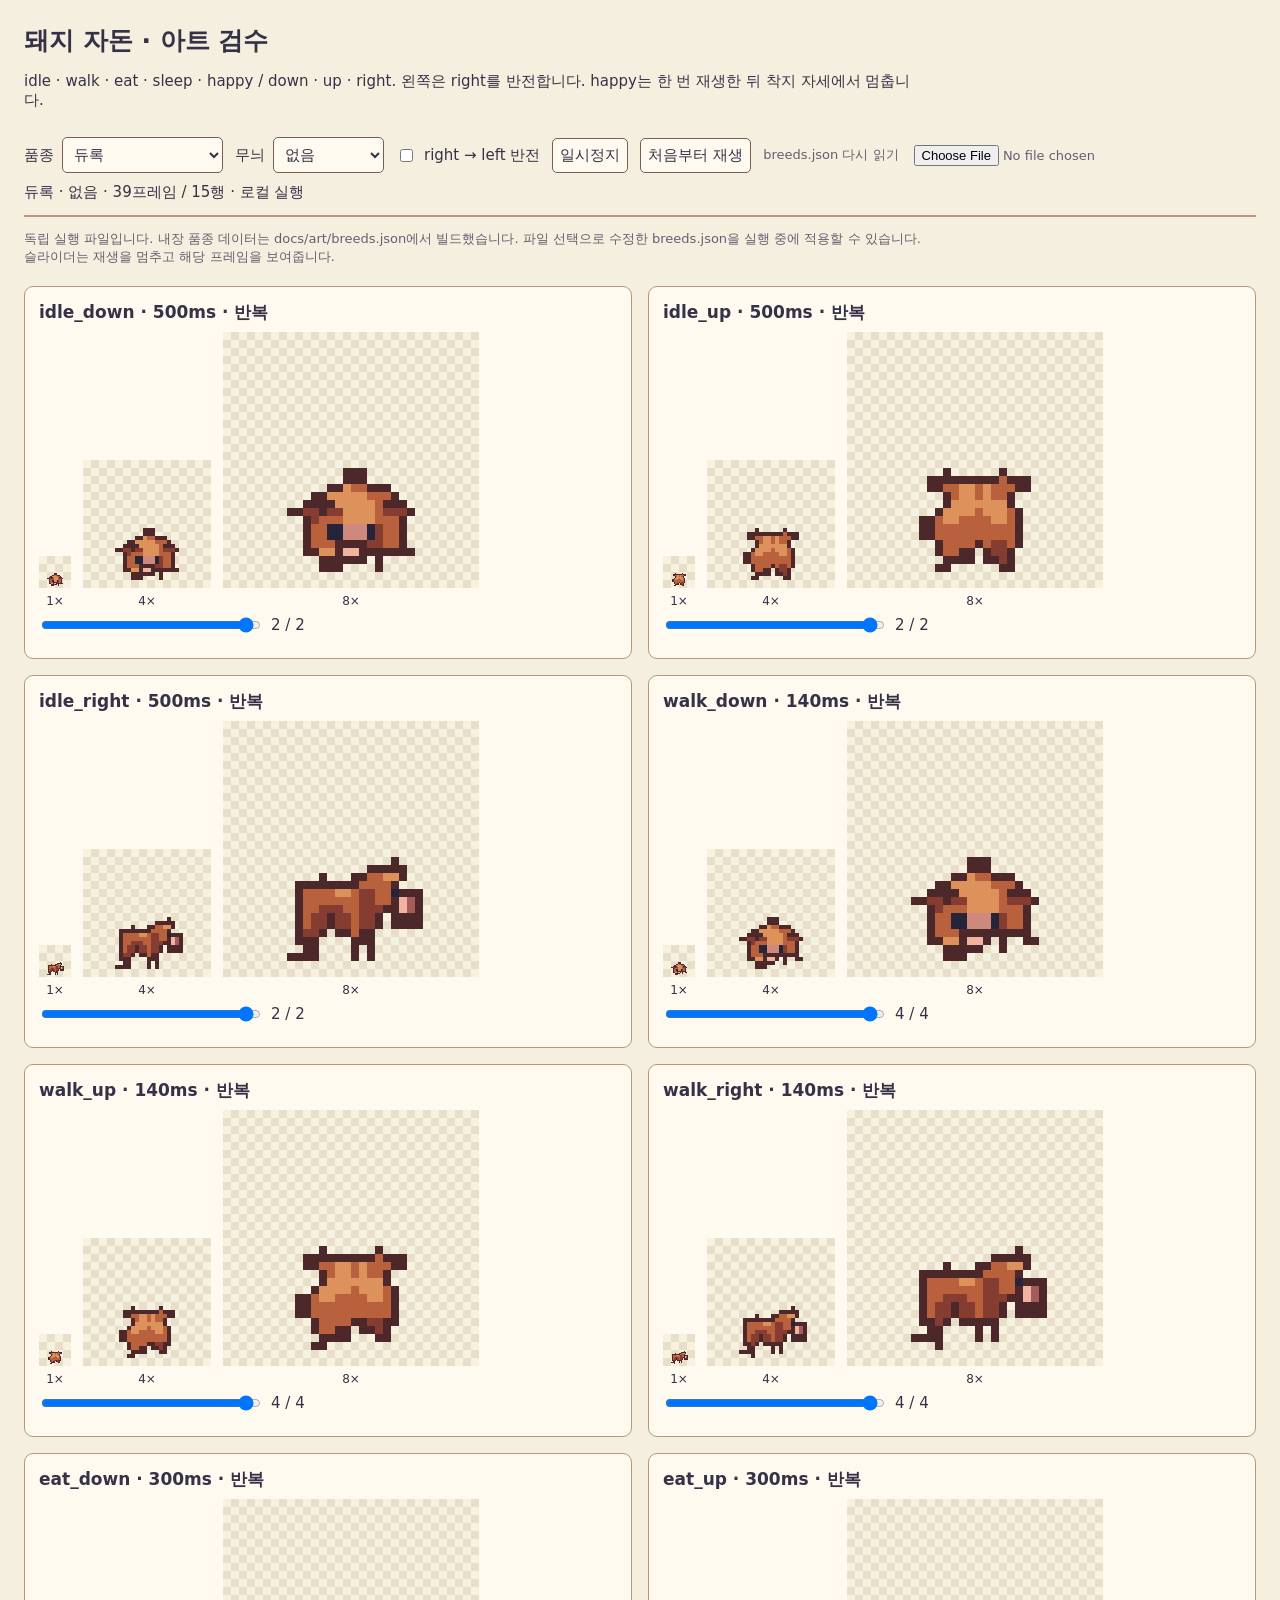
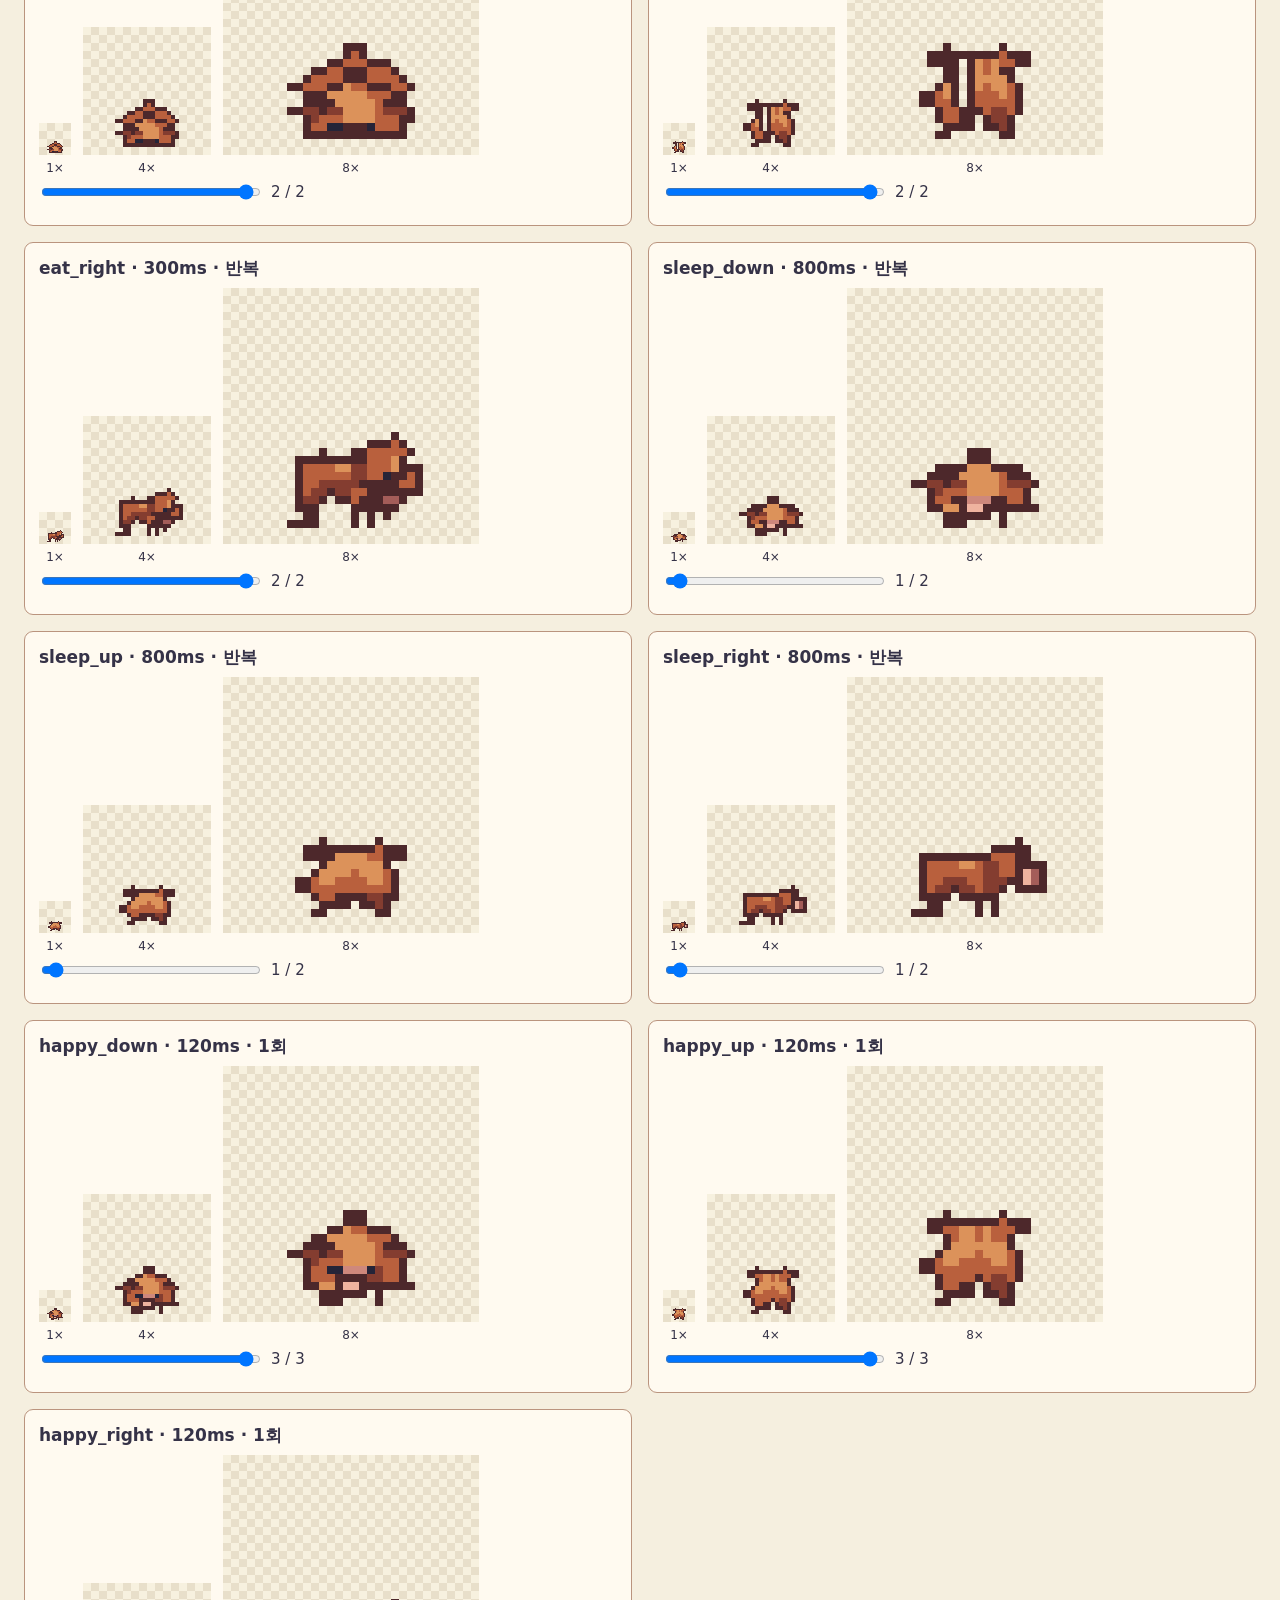
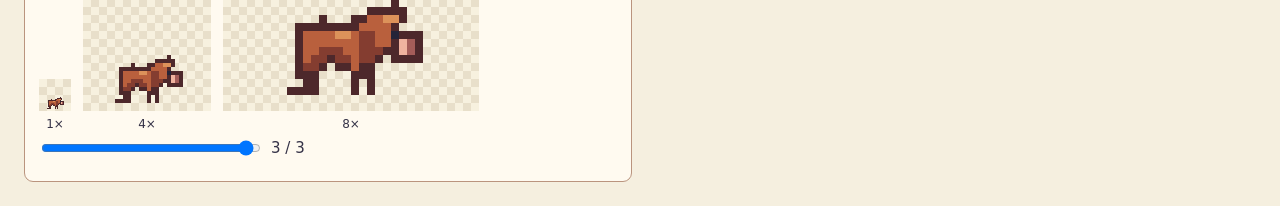
<file: art-review/piglet.html>
<!doctype html>
<html lang="ko"><meta charset="utf-8"><meta name="viewport" content="width=device-width, initial-scale=1"><title>빚더미 목장 · 돼지 자돈 아트 검수</title>
<style>*{box-sizing:border-box}body{font:15px system-ui;background:#f5efdf;color:#353247;margin:0;padding:24px}h1{margin:0 0 10px;font-size:25px}p{max-width:900px}button,select,input{font:inherit;padding:7px}button,select{border:1px solid #795d56;border-radius:5px;background:#fffaf0;color:#353247}label{display:inline-flex;gap:8px;align-items:center}header{position:sticky;top:0;z-index:2;background:#f5efdfed;padding:12px 0;border-bottom:2px solid #ba947e}.controls{display:flex;flex-wrap:wrap;gap:12px;align-items:center}.grid{display:grid;grid-template-columns:repeat(auto-fit,minmax(445px,1fr));gap:16px;margin-top:20px}.card{background:#fffaf0;border:1px solid #ba947e;border-radius:9px;padding:14px}.card h2{font-size:17px;margin:0 0 8px}.scales{display:flex;align-items:flex-end;gap:12px;overflow:auto}figure{margin:0;text-align:center;flex-shrink:0}canvas{display:block;image-rendering:pixelated;background:conic-gradient(#e8dfca 25%,#f7f1df 0 50%,#e8dfca 0 75%,#f7f1df 0) 0 0/16px 16px}figcaption{font-size:12px;margin-top:6px}.small{font-size:13px;color:#635e71}input[type=range]{width:220px}#status{min-height:20px;margin:10px 0 0}a{color:#653f43}@media(max-width:510px){body{padding:10px}.grid{grid-template-columns:1fr}.scales{gap:8px}}</style>
<h1>돼지 자돈 · 아트 검수</h1><p>idle · walk · eat · sleep · happy / down · up · right. 왼쪽은 right를 반전합니다. happy는 한 번 재생한 뒤 착지 자세에서 멈춥니다.</p>
<header><div class="controls"><label>품종 <select id="breed"></select></label><label>무늬 <select id="pattern"><option value="none">없음</option><option value="spots">점박이</option><option value="belt">흰 띠</option><option value="points">버크셔 6곳</option></select></label><label><input id="flip" type="checkbox">right → left 반전</label><button id="play">일시정지</button><button id="restart">처음부터 재생</button><label class="small">breeds.json 다시 읽기 <input id="breedFile" type="file" accept=".json,application/json"></label></div><p id="status" role="status">이미지 읽는 중…</p></header>
<p class="small">독립 실행 파일입니다. 내장 품종 데이터는 docs/art/breeds.json에서 빌드했습니다. 파일 선택으로 수정한 breeds.json을 실행 중에 적용할 수 있습니다. 슬라이더는 재생을 멈추고 해당 프레임을 보여줍니다.</p>
<main class="grid" id="grid"></main><noscript>애니메이션을 보려면 JavaScript를 켜 주세요.</noscript>
<script id="art-data" type="application/json">{"meta":{"cell":[32,32],"anchor":[16,29],"slots":["coat","spot","snout"],"left":{"source":"right","flipX":true},"anims":{"idle_down":{"row":0,"frames":2,"ms":500,"loop":true},"idle_up":{"row":1,"frames":2,"ms":500,"loop":true},"idle_right":{"row":2,"frames":2,"ms":500,"loop":true},"walk_down":{"row":3,"frames":4,"ms":140,"loop":true},"walk_up":{"row":4,"frames":4,"ms":140,"loop":true},"walk_right":{"row":5,"frames":4,"ms":140,"loop":true},"eat_down":{"row":6,"frames":2,"ms":300,"loop":true},"eat_up":{"row":7,"frames":2,"ms":300,"loop":true},"eat_right":{"row":8,"frames":2,"ms":300,"loop":true},"sleep_down":{"row":9,"frames":2,"ms":800,"loop":true},"sleep_up":{"row":10,"frames":2,"ms":800,"loop":true},"sleep_right":{"row":11,"frames":2,"ms":800,"loop":true},"happy_down":{"row":12,"frames":3,"ms":120,"loop":false},"happy_up":{"row":13,"frames":3,"ms":120,"loop":false},"happy_right":{"row":14,"frames":3,"ms":120,"loop":false}},"jumpFrames":{"happy_down":[1],"happy_up":[1],"happy_right":[1]},"patterns":{"points":{"anatomy":["muzzle","tail_tip","front_left_foot","front_right_foot","back_left_foot","back_right_foot"],"occlusion":"Hidden points are not drawn. Front hides tail; rear hides muzzle."}},"provenance":"art-review/piglet-compat-keyposes/sources.json"},"palette":{"version":1,"description":"32 production colors plus 11 reserved genetic markers. Ramps run light to dark.","colors":["#fff1df","#e8c9ad","#ba947e","#795d56","#efb39f","#ce887c","#a45d59","#653f43","#dc925a","#b9603d","#843d30","#4d282b","#85818b","#5d5969","#3d394c","#252438","#c0ad76","#968051","#6c573c","#473b30","#b4cd73","#7da95d","#527a4b","#334e40","#dfb97b","#b48756","#7e593e","#513b32","#c9c1c3","#96919d","#635e71","#353247"],"ramps":{"white":["#fff1df","#e8c9ad","#ba947e","#795d56"],"skin":["#efb39f","#ce887c","#a45d59","#653f43"],"red":["#dc925a","#b9603d","#843d30","#4d282b"],"black":["#85818b","#5d5969","#3d394c","#252438"],"soil":["#c0ad76","#968051","#6c573c","#473b30"],"grass":["#b4cd73","#7da95d","#527a4b","#334e40"],"wood":["#dfb97b","#b48756","#7e593e","#513b32"],"outline":["#c9c1c3","#96919d","#635e71","#353247"]},"slots":{"coat":["#ff00ff","#cc00cc","#990099","#660066"],"spot":["#00ffff","#00cccc","#009999","#006666"],"snout":["#ffff00","#cccc00","#999900"]},"eye":"#252438"},"breeds":{"version":1,"breeds":{"yorkshire_landrace":{"label":"요크셔·랜드레이스","coat":["#fff1df","#e8c9ad","#ba947e","#795d56"],"spot":["#85818b","#5d5969","#3d394c","#252438"],"snout":["#efb39f","#ce887c","#a45d59"],"pattern":"none"},"duroc":{"label":"듀록","coat":["#dc925a","#b9603d","#843d30","#4d282b"],"spot":["#fff1df","#e8c9ad","#ba947e","#795d56"],"snout":["#efb39f","#ce887c","#a45d59"],"pattern":"none"},"berkshire":{"label":"버크셔","coat":["#85818b","#5d5969","#3d394c","#252438"],"spot":["#fff1df","#e8c9ad","#ba947e","#795d56"],"snout":["#efb39f","#ce887c","#a45d59"],"pattern":"points"},"korean_black":{"label":"재래흑돼지","coat":["#85818b","#5d5969","#3d394c","#252438"],"spot":["#fff1df","#e8c9ad","#ba947e","#795d56"],"snout":["#ce887c","#a45d59","#653f43"],"pattern":"none"},"spotted":{"label":"점박이","coat":["#fff1df","#e8c9ad","#ba947e","#795d56"],"spot":["#85818b","#5d5969","#3d394c","#252438"],"snout":["#efb39f","#ce887c","#a45d59"],"pattern":"spots"}}},"images":{"base":"[data-uri]","spots":"[data-uri]","belt":"[data-uri]","points":"[data-uri]"}}</script>
<script>
'use strict';
const P=JSON.parse(document.getElementById('art-data').textContent),$=id=>document.getElementById(id),breedSelect=$('breed'),patternSelect=$('pattern');
let breeds=P.breeds.breeds||P.breeds,playing=true,start=performance.now(),atlas,rows=[],ready=false;
function populate(){breedSelect.replaceChildren();for(const[k,b]of Object.entries(breeds)){let o=document.createElement('option');o.value=k;o.textContent=b.label||k;breedSelect.append(o);}breedSelect.value=breeds.duroc?'duroc':Object.keys(breeds)[0];}
populate();
function image(src){return new Promise((resolve,reject)=>{const i=new Image;i.onload=()=>resolve(i);i.onerror=()=>reject(Error('PNG decode failed'));i.src=src;});}
const hex=(a,i)=>'#'+Array.from(a.slice(i,i+3)).map(v=>v.toString(16).padStart(2,'0')).join('');
function raster(im){const c=document.createElement('canvas');c.width=128;c.height=480;const x=c.getContext('2d',{willReadFrequently:true});x.drawImage(im,0,0);return x.getImageData(0,0,128,480);}
let raw={};
function recolor(){const b=breeds[breedSelect.value],map={};for(const s of ['coat','spot','snout'])P.palette.slots[s].forEach((c,i)=>map[c]=b[s][i].slice(1).match(/../g).map(v=>parseInt(v,16)));const base=raw.base,layer=raw[patternSelect.value];const c=document.createElement('canvas');c.width=128;c.height=480;let x=c.getContext('2d'),out=x.createImageData(128,480);for(let i=0;i<out.data.length;i+=4){const source=layer&&layer.data[i+3]?layer:base;if(!source.data[i+3])continue;let v=map[hex(source.data,i)]||Array.from(source.data.slice(i,i+3));out.data.set([...v,255],i);}x.putImageData(out,0,0);atlas=c;$('status').textContent=(b.label||breedSelect.value)+' · '+patternSelect.selectedOptions[0].text+' · 39프레임 / 15행 · 로컬 실행';draw(performance.now());}
function index(a,t){let n=Math.floor((t-start)/a.ms);return a.loop?n%a.frames:Math.min(n,a.frames-1);}
function draw(t){if(!atlas)return;for(const row of rows){let f=playing?index(row.a,t):Number(row.slider.value);row.slider.value=f;row.card.dataset.frame=f;row.counter.textContent=(f+1)+' / '+row.a.frames;for(const c of row.canvases){const s=c.width/32,x=c.getContext('2d');x.imageSmoothingEnabled=false;x.clearRect(0,0,c.width,c.height);x.save();if($('flip').checked&&row.name.endsWith('_right')){x.translate(c.width,0);x.scale(-1,1);}x.drawImage(atlas,f*32,row.a.row*32,32,32,0,0,32*s,32*s);x.restore();}}}
function loop(t){if(playing)draw(t);requestAnimationFrame(loop);}
function pause(){playing=false;$('play').textContent='재생';}
$('play').onclick=()=>{playing=!playing;if(playing)start=performance.now();$('play').textContent=playing?'일시정지':'재생';draw(performance.now());};
$('restart').onclick=()=>{playing=true;start=performance.now();$('play').textContent='일시정지';draw(start);};
breedSelect.onchange=()=>{patternSelect.value=breeds[breedSelect.value].pattern||'none';recolor();};patternSelect.onchange=recolor;$('flip').onchange=()=>draw(performance.now());
$('breedFile').onchange=async e=>{try{const data=JSON.parse(await e.target.files[0].text()),next=data.breeds||data;for(const b of Object.values(next))for(const [s,n]of [['coat',4],['spot',4],['snout',3]])if(!Array.isArray(b[s])||b[s].length!==n||b[s].some(c=>!/^#[0-9a-f]{6}$/i.test(c)))throw Error('품종 슬롯 형식을 확인해 주세요.');breeds=next;populate();recolor();}catch(e){$('status').textContent=e.message;}};
Promise.all(Object.entries(P.images).map(async([k,v])=>raw[k]=raster(await image(v)))).then(()=>{for(const[name,a]of Object.entries(P.meta.anims)){let card=document.createElement('section');card.className='card';card.dataset.anim=name;let title=document.createElement('h2');title.textContent=name+' · '+a.ms+'ms'+(a.loop?' · 반복':' · 1회');card.append(title);let scales=document.createElement('div');scales.className='scales';let canvases=[1,4,8].map(s=>{const f=document.createElement('figure'),c=document.createElement('canvas'),caption=document.createElement('figcaption');c.width=c.height=32*s;c.setAttribute('aria-label',name+' '+s+'배');caption.textContent=s+'×';f.append(c,caption);scales.append(f);return c;});card.append(scales);const label=document.createElement('label'),slider=document.createElement('input'),counter=document.createElement('span');slider.type='range';slider.min=0;slider.max=a.frames-1;slider.value=0;slider.setAttribute('aria-label',name+' 프레임');slider.oninput=()=>{pause();draw(performance.now());};label.append(slider,counter);card.append(label);$('grid').append(card);rows.push({name,a,card,canvases,slider,counter});}recolor();ready=true;window.artReview={get ready(){return ready;},metadata:P.meta,get playing(){return playing;},stats:()=>({breed:breedSelect.value,pattern:patternSelect.value,rows:rows.length,canvases:rows.reduce((n,r)=>n+r.canvases.length,0),frames:Object.fromEntries(rows.map(r=>[r.name,Number(r.card.dataset.frame)]))})};requestAnimationFrame(loop);}).catch(e=>{$('status').textContent=e.message;});
</script></html>
</file>
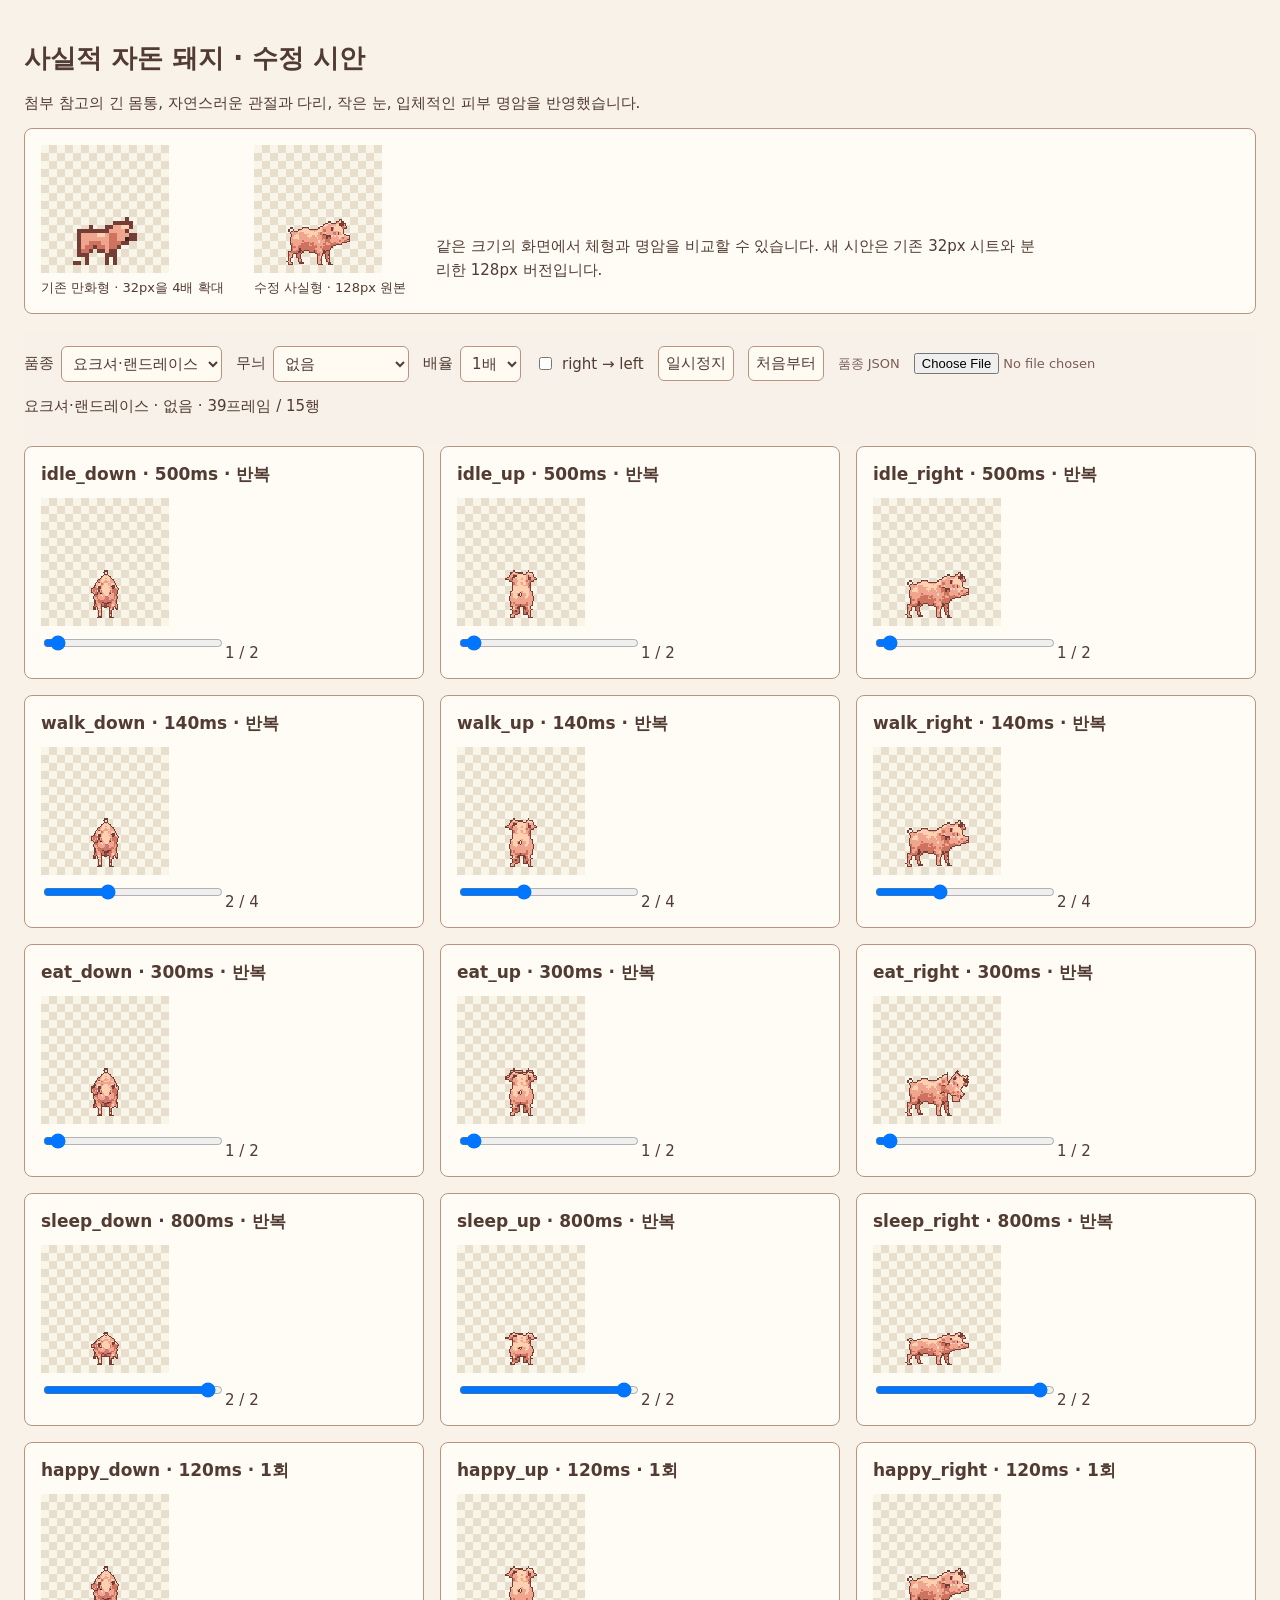
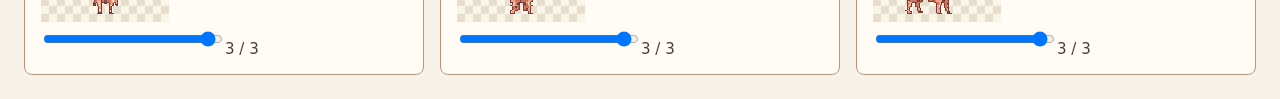
<file: art-review/piglet_realistic.html>
<!doctype html><html lang="ko"><meta charset="utf-8"><meta name="viewport" content="width=device-width,initial-scale=1"><title>사실적 자돈 돼지 · 수정 시안</title>
<style>*{box-sizing:border-box}body{margin:0;padding:24px;background:#f8f2e9;color:#513b32;font:15px system-ui}h1{font-size:26px}button,select,input{font:inherit;padding:7px}button,select{background:#fffaf2;border:1px solid #ba947e;border-radius:6px;color:inherit}header{position:sticky;top:0;z-index:2;padding:14px 0;background:#f8f2e9ed}.controls{display:flex;gap:14px;flex-wrap:wrap;align-items:center}label{display:flex;gap:7px;align-items:center}.grid{display:grid;grid-template-columns:repeat(auto-fit,minmax(300px,1fr));gap:16px}.card,.comparison{background:#fffcf5;border:1px solid #ba947e;border-radius:8px;padding:16px;min-width:0}.card h2{font-size:17px;margin:0 0 12px}.viewport{overflow:auto;max-height:1050px}canvas{image-rendering:pixelated;display:block;background:conic-gradient(#e8dece 25%,#faf5e9 0 50%,#e8dece 0 75%,#faf5e9 0) 0 0/16px 16px}input[type=range]{width:180px}.comparison{display:flex;gap:30px;align-items:flex-end;flex-wrap:wrap;margin-bottom:18px}.comparison p{max-width:600px;line-height:1.6}.comparison figure{margin:0}.comparison figcaption{font-size:13px;padding-top:6px}.small{font-size:13px;color:#795d56}#status{min-height:20px}</style>
<h1>사실적 자돈 돼지 · 수정 시안</h1><p>첨부 참고의 긴 몸통, 자연스러운 관절과 다리, 작은 눈, 입체적인 피부 명암을 반영했습니다.</p>
<div class="comparison"><figure><canvas id="before" width="128" height="128"></canvas><figcaption>기존 만화형 · 32px을 4배 확대</figcaption></figure><figure><canvas id="after" width="128" height="128"></canvas><figcaption>수정 사실형 · 128px 원본</figcaption></figure><p>같은 크기의 화면에서 체형과 명암을 비교할 수 있습니다. 새 시안은 기존 32px 시트와 분리한 128px 버전입니다.</p></div>
<header><div class="controls"><label>품종 <select id="breed"></select></label><label>무늬 <select id="pattern"><option value="none">없음</option><option value="spots">점박이</option><option value="belt">띠</option><option value="points">버크셔 흰 지점</option></select></label><label>배율 <select id="scale"><option value="1">1배</option><option value="4">4배</option><option value="8">8배</option></select></label><label><input id="flip" type="checkbox">right → left</label><button id="play">일시정지</button><button id="restart">처음부터</button><label class="small">품종 JSON <input id="breedFile" type="file" accept=".json"></label></div><p id="status" role="status">이미지 읽는 중…</p></header>
<main class="grid" id="grid"></main><script type="application/json" id="data">{"meta":{"cell":[128,128],"anchor":[64,119],"slots":["coat","spot","snout"],"palette":"docs/art/palette-realistic.json","breeds":"docs/art/breeds-realistic.json","style":"semi-realistic pixel art, user reference revision","revision":"2026-11-18-realistic","supersedesStyle":"32px chibi draft; this 128px revision is separate","left":{"source":"right","flipX":true},"anims":{"idle_down":{"row":0,"frames":2,"ms":500,"loop":true},"idle_up":{"row":1,"frames":2,"ms":500,"loop":true},"idle_right":{"row":2,"frames":2,"ms":500,"loop":true},"walk_down":{"row":3,"frames":4,"ms":140,"loop":true},"walk_up":{"row":4,"frames":4,"ms":140,"loop":true},"walk_right":{"row":5,"frames":4,"ms":140,"loop":true},"eat_down":{"row":6,"frames":2,"ms":300,"loop":true},"eat_up":{"row":7,"frames":2,"ms":300,"loop":true},"eat_right":{"row":8,"frames":2,"ms":300,"loop":true},"sleep_down":{"row":9,"frames":2,"ms":800,"loop":true},"sleep_up":{"row":10,"frames":2,"ms":800,"loop":true},"sleep_right":{"row":11,"frames":2,"ms":800,"loop":true},"happy_down":{"row":12,"frames":3,"ms":120,"loop":false},"happy_up":{"row":13,"frames":3,"ms":120,"loop":false},"happy_right":{"row":14,"frames":3,"ms":120,"loop":false}},"jumpFrames":{"happy_down":[1],"happy_up":[1],"happy_right":[1]},"patterns":{"points":{"anatomy":["muzzle","tail","four feet"],"occlusion":"Only visible anatomical points are drawn."}}},"palette":{"version":2,"description":"32 real colors plus 11 genetic markers; 128px semi-realistic revision based on user references.","colors":["#ffd1b0","#efa58e","#cd735f","#743e37","#f4a7a1","#ce7978","#854c4a","#332925","#f4e5c8","#cebca0","#a78c75","#665a53","#dc925a","#b9603d","#843d30","#4d282b","#85818b","#5d5969","#3d394c","#252438","#b87f79","#8d5959","#593d43","#c0ad76","#968051","#473b30","#b4cd73","#7da95d","#334e40","#dfb97b","#b48756","#513b32"],"ramps":{"pink":["#ffd1b0","#efa58e","#cd735f","#743e37"],"skin":["#f4a7a1","#ce7978","#854c4a"],"ivory":["#f4e5c8","#cebca0","#a78c75","#665a53"],"red":["#dc925a","#b9603d","#843d30","#4d282b"],"black":["#85818b","#5d5969","#3d394c","#252438"],"blackSkin":["#b87f79","#8d5959","#593d43"],"eye":["#332925"],"soil":["#c0ad76","#968051","#473b30"],"grass":["#b4cd73","#7da95d","#334e40"],"wood":["#dfb97b","#b48756","#513b32"]},"slots":{"coat":["#ff00ff","#cc00cc","#990099","#660066"],"spot":["#00ffff","#00cccc","#009999","#006666"],"snout":["#ffff00","#cccc00","#999900"]},"eye":"#332925"},"breeds":{"version":2,"breeds":{"yorkshire_landrace":{"label":"요크셔·랜드레이스","coat":["#ffd1b0","#efa58e","#cd735f","#743e37"],"spot":["#85818b","#5d5969","#3d394c","#252438"],"snout":["#f4a7a1","#ce7978","#854c4a"],"pattern":"none"},"duroc":{"label":"듀록","coat":["#dc925a","#b9603d","#843d30","#4d282b"],"spot":["#f4e5c8","#cebca0","#a78c75","#665a53"],"snout":["#f4a7a1","#ce7978","#854c4a"],"pattern":"none"},"berkshire":{"label":"버크셔","coat":["#85818b","#5d5969","#3d394c","#252438"],"spot":["#f4e5c8","#cebca0","#a78c75","#665a53"],"snout":["#f4a7a1","#ce7978","#854c4a"],"pattern":"points"},"korean_black":{"label":"재래흑돼지","coat":["#85818b","#5d5969","#3d394c","#252438"],"spot":["#f4e5c8","#cebca0","#a78c75","#665a53"],"snout":["#b87f79","#8d5959","#593d43"],"pattern":"none"},"spotted":{"label":"점박이","coat":["#f4e5c8","#cebca0","#a78c75","#665a53"],"spot":["#85818b","#5d5969","#3d394c","#252438"],"snout":["#f4a7a1","#ce7978","#854c4a"],"pattern":"spots"}}},"images":{"base":"[data-uri]","spots":"[data-uri]","belt":"[data-uri]","points":"[data-uri]"},"old":"[data-uri]"}</script><script>
'use strict';const P=JSON.parse(document.getElementById('data').textContent),$=id=>document.getElementById(id),N=P.meta.cell[0],W=N*4,H=N*15;let breeds=P.breeds.breeds,raw={},rows=[],atlas,playing=true,start=performance.now();
function populate(){const selected=$('breed').value;$('breed').replaceChildren();for(const[k,b]of Object.entries(breeds)){let o=document.createElement('option');o.value=k;o.textContent=b.label||k;$('breed').append(o);}$('breed').value=breeds[selected]?selected:'yorkshire_landrace';}populate();
const load=src=>new Promise((resolve,reject)=>{const i=new Image;i.onload=()=>resolve(i);i.onerror=()=>reject(Error('이미지 읽기 실패'));i.src=src;});
function canvas(w,h){const c=document.createElement('canvas');c.width=w;c.height=h;return c;}
function hex(p,i){return'#'+Array.from(p.slice(i,i+3)).map(v=>v.toString(16).padStart(2,'0')).join('');}
function recolor(){const b=breeds[$('breed').value],map={};for(const slot of ['coat','spot','snout'])P.palette.slots[slot].forEach((c,i)=>map[c]=b[slot][i].slice(1).match(/../g).map(v=>parseInt(v,16)));const out=new ImageData(W,H),layer=raw[$('pattern').value];for(let i=0;i<out.data.length;i+=4){const p=layer?.data[i+3]?layer.data:raw.base.data;if(!p[i+3])continue;out.data.set([...(map[hex(p,i)]||Array.from(p.slice(i,i+3))),255],i);}atlas=canvas(W,H);atlas.getContext('2d').putImageData(out,0,0);$('status').textContent=b.label+' · '+$('pattern').selectedOptions[0].text+' · 39프레임 / 15행';draw(performance.now());}
function draw(now){if(!atlas)return;const s=Number($('scale').value);for(const r of rows){const step=Math.floor((now-start)/r.a.ms),f=playing?(r.a.loop?step%r.a.frames:Math.min(step,r.a.frames-1)):Number(r.slider.value);r.slider.value=f;r.card.dataset.frame=f;r.counter.textContent=(f+1)+' / '+r.a.frames;const c=r.c;if(c.width!==N*s)c.width=c.height=N*s;const x=c.getContext('2d');x.imageSmoothingEnabled=false;x.clearRect(0,0,c.width,c.height);x.save();if($('flip').checked&&r.name.endsWith('_right')){x.translate(c.width,0);x.scale(-1,1);}x.drawImage(atlas,f*N,r.a.row*N,N,N,0,0,N*s,N*s);x.restore();}const x=$('after').getContext('2d');x.clearRect(0,0,128,128);x.drawImage(atlas,0,P.meta.anims.idle_right.row*N,N,N,0,0,128,128);}
function pause(){playing=false;$('play').textContent='재생';}$('play').onclick=()=>{playing=!playing;if(playing)start=performance.now();$('play').textContent=playing?'일시정지':'재생';draw(performance.now());};$('restart').onclick=()=>{playing=true;start=performance.now();$('play').textContent='일시정지';draw(start);};$('breed').onchange=()=>{$('pattern').value=breeds[$('breed').value].pattern||'none';recolor();};$('pattern').onchange=recolor;$('scale').onchange=$('flip').onchange=()=>draw(performance.now());
$('breedFile').onchange=async e=>{try{const data=JSON.parse(await e.target.files[0].text()),next=data.breeds||data;for(const b of Object.values(next))for(const[s,n]of [['coat',4],['spot',4],['snout',3]])if(!Array.isArray(b[s])||b[s].length!==n||b[s].some(v=>!/^#[0-9a-f]{6}$/i.test(v)))throw Error('품종 슬롯 오류');breeds=next;populate();recolor();}catch(e){$('status').textContent=e.message;}};
Promise.all(Object.entries(P.images).map(async([k,v])=>{const im=await load(v),c=canvas(W,H),x=c.getContext('2d');x.drawImage(im,0,0);raw[k]=x.getImageData(0,0,W,H);})).then(async()=>{const before=await load(P.old),x=$('before').getContext('2d');x.imageSmoothingEnabled=false;x.drawImage(before,0,0,128,128);for(const[name,a]of Object.entries(P.meta.anims)){const card=document.createElement('section');card.className='card';card.dataset.anim=name;const title=document.createElement('h2');title.textContent=name+' · '+a.ms+'ms'+(a.loop?' · 반복':' · 1회');const viewport=document.createElement('div');viewport.className='viewport';const c=canvas(N,N);c.setAttribute('aria-label',name);viewport.append(c);const slider=document.createElement('input');slider.type='range';slider.min=0;slider.max=a.frames-1;slider.value=0;slider.setAttribute('aria-label',name+' 프레임');slider.oninput=()=>{pause();draw(performance.now());};const counter=document.createElement('span');card.append(title,viewport,slider,counter);$('grid').append(card);rows.push({name,a,card,c,slider,counter});}recolor();window.artReview={ready:true,metadata:P.meta,stats:()=>({breed:$('breed').value,pattern:$('pattern').value,frames:Object.fromEntries(rows.map(r=>[r.name,Number(r.card.dataset.frame)]))})};function loop(t){if(playing)draw(t);requestAnimationFrame(loop);}requestAnimationFrame(loop);}).catch(e=>{$('status').textContent=e.message;});
</script></html>
</file>
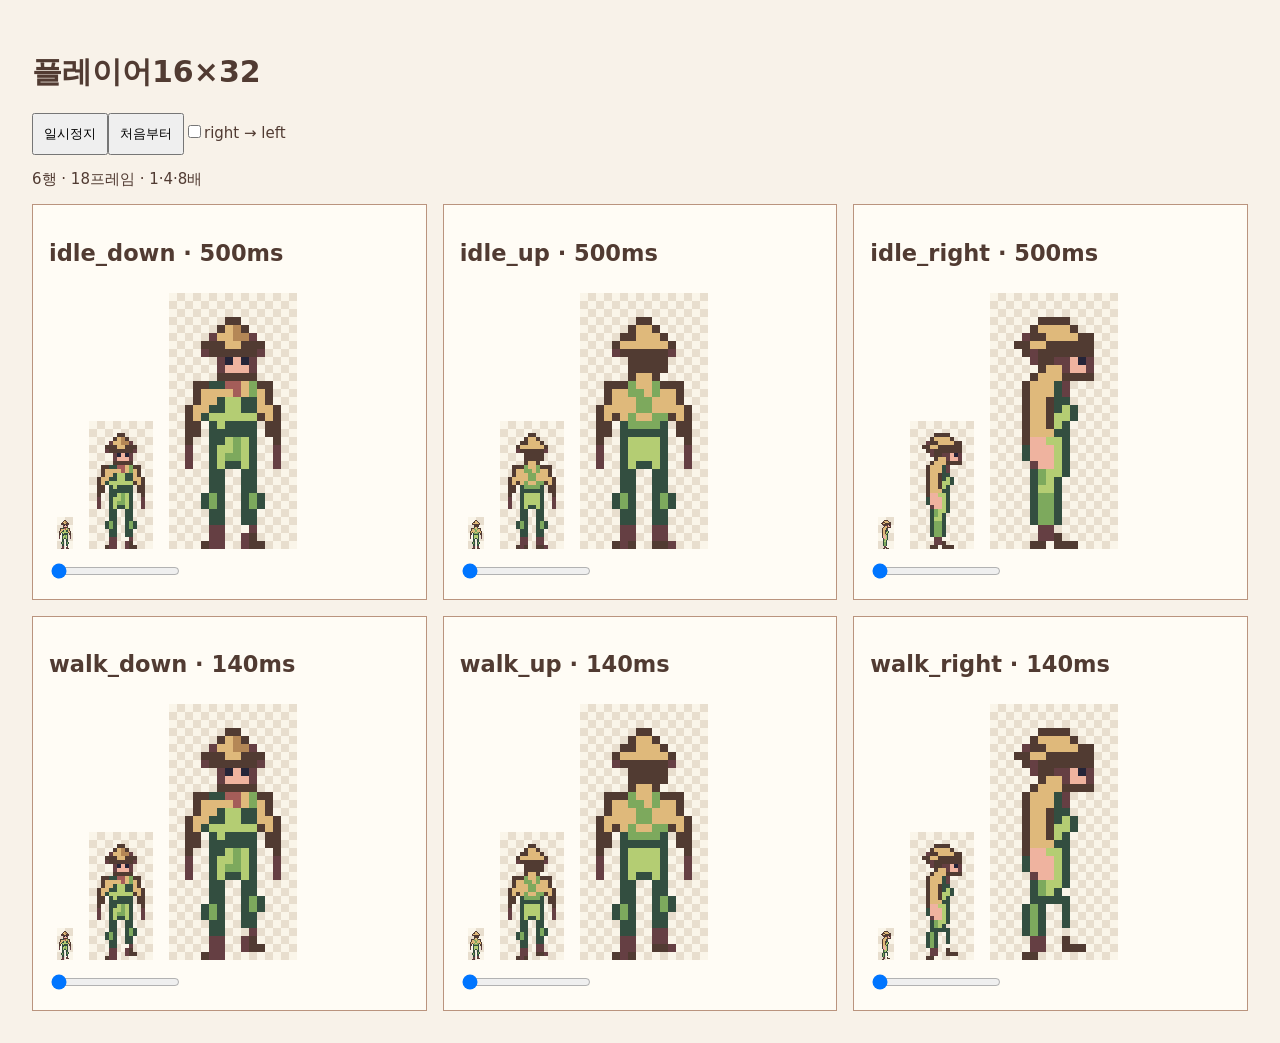
<file: art-review/player.html>
<!doctype html><meta charset="utf-8"><title>목장 플레이어 검수</title><style>body{font:15px system-ui;background:#f8f2e9;color:#513b32;padding:24px}.grid{display:grid;grid-template-columns:repeat(auto-fit,minmax(340px,1fr));gap:16px}.card{background:#fffcf5;border:1px solid #ba947e;padding:16px}canvas{image-rendering:pixelated;background:conic-gradient(#e8dece 25%,#faf5e9 0 50%,#e8dece 0 75%,#faf5e9 0) 0 0/16px 16px;margin:8px}button{padding:10px}</style><h1>플레이어16×32</h1><button id="play">일시정지</button><button id="restart">처음부터</button><label><input type="checkbox" id="flip">right → left</label><p id="status">읽는 중</p><div class="grid" id="grid"></div><script>const P={"meta":{"kind":"character","cell":[16,32],"anchor":[8,31],"slots":[],"palette":"docs/art/palette.json","left":{"source":"right","flipX":true},"anims":{"idle_down":{"row":0,"frames":2,"ms":500,"loop":true},"idle_up":{"row":1,"frames":2,"ms":500,"loop":true},"idle_right":{"row":2,"frames":2,"ms":500,"loop":true},"walk_down":{"row":3,"frames":4,"ms":140,"loop":true},"walk_up":{"row":4,"frames":4,"ms":140,"loop":true},"walk_right":{"row":5,"frames":4,"ms":140,"loop":true}}},"image":"[data-uri]"},im=new Image;let playing=true,start=performance.now(),cards=[];function draw(t){for(const r of cards){let f=playing?Math.floor((t-start)/r.a.ms)%r.a.frames:Number(r.slider.value);r.slider.value=f;r.card.dataset.frame=f;for(const c of r.canvases){let x=c.getContext('2d');x.imageSmoothingEnabled=false;x.clearRect(0,0,c.width,c.height);x.save();if(document.getElementById('flip').checked&&r.name.endsWith('_right')){x.translate(c.width,0);x.scale(-1,1);}x.drawImage(im,f*16,r.a.row*32,16,32,0,0,c.width,c.height);x.restore();}}}im.onload=()=>{for(const[name,a]of Object.entries(P.meta.anims)){let card=document.createElement('section');card.className='card';card.dataset.anim=name;let title=document.createElement('h2');title.textContent=name+' · '+a.ms+'ms';card.append(title);let canvases=[1,4,8].map(s=>{let c=document.createElement('canvas');c.width=16*s;c.height=32*s;c.setAttribute('aria-label',name+' '+s+'배');card.append(c);return c;});let slider=document.createElement('input');slider.type='range';slider.min=0;slider.max=a.frames-1;slider.value=0;slider.oninput=()=>{playing=false;document.getElementById('play').textContent='재생';draw(performance.now());};card.append(slider);document.getElementById('grid').append(card);cards.push({name,a,card,canvases,slider});}document.getElementById('status').textContent='6행 · 18프레임 · 1·4·8배';window.playerReviewReady=true;function loop(t){if(playing)draw(t);requestAnimationFrame(loop);}requestAnimationFrame(loop);};im.src=P.image;document.getElementById('play').onclick=()=>{playing=!playing;if(playing)start=performance.now();document.getElementById('play').textContent=playing?'일시정지':'재생';draw(performance.now());};document.getElementById('restart').onclick=()=>{start=performance.now();playing=true;document.getElementById('play').textContent='일시정지';draw(start);};document.getElementById('flip').onchange=()=>draw(performance.now());</script>
</file>
<file: styles/main.css>
:root {
  --bg: #2f5e30;
  --panel: #fff8ea;
  --panel-2: #f3e6c8;
  --ink: #3a2a20;
  --muted: #6e5846;
  --line: #c9a978;
  --accent: #b8612a;
  --accent-ink: #fff;
  --good: #3f8a4a;
  --bad: #b83c32;
  --warn: #9a5418;
  --focus: #2a6fdb;
  --hud: #4a3326;
  --hud-ink: #fff3dc;
  --radius: 6px;
  font-family: "Pretendard", "Apple SD Gothic Neo", "Malgun Gothic", "Noto Sans KR", system-ui, sans-serif;
  color: var(--ink);
}
* { box-sizing: border-box; }
html, body { margin: 0; height: 100%; background: var(--bg); overflow: hidden; }
#app { display: flex; flex-direction: column; height: 100vh; height: 100dvh; }

/* HUD */
#hud {
  display: flex; flex-wrap: wrap; align-items: center; gap: 4px 14px;
  padding: 6px 12px; background: var(--hud); color: var(--hud-ink);
  border-bottom: 3px solid #2c1d15; font-size: 14px; flex: 0 0 auto;
}
#hud .brand { font-size: 16px; margin: 0 6px 0 0; letter-spacing: 0.02em; }
#hud .stat { display: flex; align-items: center; gap: 6px; white-space: nowrap; }
#hud .label { opacity: 0.8; font-size: 12px; }
#hud .num { font-variant-numeric: tabular-nums; }
#hud .debt.urgent strong { color: #ffb39a; }
.pips { display: inline-flex; gap: 2px; }
.pips i { width: 6px; height: 10px; background: #6b5040; border: 1px solid #2c1d15; }
.pips i.on { background: #f2c14e; }
.hud-actions { margin-left: auto; display: flex; gap: 6px; flex-wrap: wrap; }

/* Stage */
#stage { position: relative; flex: 1 1 auto; min-height: 0; overflow: hidden; display: flex; align-items: center; justify-content: center; }
#world { display: block; image-rendering: pixelated; image-rendering: crisp-edges; outline: none; }
#world:focus-visible { box-shadow: 0 0 0 3px var(--focus); }
#help { position: absolute; left: 8px; bottom: 6px; margin: 0; padding: 3px 8px; font-size: 12px; color: var(--hud-ink); background: rgba(44, 29, 21, 0.75); border-radius: var(--radius); pointer-events: none; }
#loading { position: absolute; inset: 0; display: grid; place-items: center; margin: 0; color: var(--hud-ink); font-size: 18px; background: var(--bg); }
#toasts { position: absolute; right: 10px; bottom: 10px; display: flex; flex-direction: column; gap: 6px; align-items: flex-end; pointer-events: none; max-width: min(360px, 90vw); }
.toast { background: var(--panel); border: 2px solid var(--line); border-radius: var(--radius); padding: 6px 10px; font-size: 13px; box-shadow: 0 2px 0 rgba(0,0,0,.25); }
.toast.good { border-color: var(--good); }
.toast.warn { border-color: var(--bad); }

/* Buttons */
.btn { font: inherit; font-size: 13px; padding: 6px 10px; border-radius: var(--radius); border: 2px solid #2c1d15; background: var(--panel-2); color: var(--ink); cursor: pointer; box-shadow: 0 2px 0 #2c1d15; }
.btn:hover:not(:disabled) { background: #ffe9bd; }
.btn:active:not(:disabled) { transform: translateY(1px); box-shadow: 0 1px 0 #2c1d15; }
.btn:disabled { opacity: 0.45; cursor: not-allowed; }
.btn.primary { background: var(--accent); color: var(--accent-ink); }
.btn.primary:hover:not(:disabled) { background: #c9703a; }
.btn.danger { background: #f3d0c8; }
.btn.small { padding: 3px 7px; font-size: 12px; }
.btn .cost { opacity: 0.8; }
button:focus-visible, input:focus-visible, select:focus-visible, a:focus-visible { outline: 3px solid var(--focus); outline-offset: 2px; }
.icon-btn { font: inherit; font-size: 20px; line-height: 1; width: 32px; height: 32px; border: 0; background: transparent; cursor: pointer; color: var(--ink); border-radius: var(--radius); }
.icon-btn:hover { background: var(--panel); }
.link { font: inherit; background: none; border: 0; padding: 0; color: #1f5fa8; text-decoration: underline; cursor: pointer; }

/* Popup menu */
#popup { position: fixed; z-index: 20; min-width: 200px; max-width: min(300px, 92vw); background: var(--panel); border: 2px solid #2c1d15; border-radius: var(--radius); box-shadow: 0 4px 0 rgba(0,0,0,.3); padding: 4px; }
.popup-title { font-weight: 700; font-size: 13px; padding: 6px 8px; border-bottom: 1px solid var(--line); margin-bottom: 4px; }
.popup-item { display: flex; justify-content: space-between; gap: 10px; width: 100%; font: inherit; font-size: 13px; text-align: left; padding: 7px 8px; border: 0; background: transparent; border-radius: 4px; cursor: pointer; color: var(--ink); }
.popup-item small { color: var(--muted); }
.popup-item:hover:not(:disabled), .popup-item:focus { background: var(--panel-2); }
.popup-item:disabled { opacity: 0.45; cursor: not-allowed; }

/* Dialogs */
.backdrop { position: fixed; inset: 0; z-index: 30; background: rgba(30, 20, 14, 0.55); display: grid; place-items: center; padding: 12px; }
.dialog { width: min(480px, 100%); max-height: calc(100dvh - 24px); display: flex; flex-direction: column; background: var(--panel); border: 3px solid #2c1d15; border-radius: 8px; box-shadow: 0 6px 0 rgba(0,0,0,.35); }
.dialog.wide { width: min(760px, 100%); }
.dialog-head { display: flex; align-items: center; justify-content: space-between; padding: 8px 10px 8px 16px; border-bottom: 2px solid var(--line); background: var(--panel-2); border-radius: 6px 6px 0 0; }
.dialog-head h2 { margin: 0; font-size: 17px; }
.dialog-body { padding: 12px 16px 16px; overflow: auto; font-size: 14px; }
.actions { display: flex; flex-wrap: wrap; gap: 8px; margin-top: 12px; }
.note { color: var(--muted); font-size: 13px; }
.muted { color: var(--muted); }
.small { font-size: 12px; }
.warn { color: var(--bad); }
.badge { display: inline-block; font-size: 11px; padding: 1px 6px; border-radius: 10px; margin-left: 6px; background: var(--panel-2); border: 1px solid var(--line); }
.badge.good, .risk-safe { background: #d8efd5; border-color: var(--good); color: #24562b; }
.badge.bad, .risk-inbred, .risk-danger { background: #f6d5cf; border-color: var(--bad); color: #7a221b; }
.risk-caution { background: #fbe7c6; border-color: var(--warn); color: #6b3d0d; }

table.grid { width: 100%; border-collapse: collapse; font-size: 13px; }
table.grid th, table.grid td { padding: 6px 8px; border-bottom: 1px solid var(--line); text-align: left; vertical-align: middle; }
table.grid th { font-size: 12px; color: var(--muted); font-weight: 600; }
td.num, dd.num { font-variant-numeric: tabular-nums; text-align: right; }
.meter { display: inline-flex; align-items: center; gap: 6px; }
.meter .num { font-size: 12px; font-variant-numeric: tabular-nums; min-width: 2.5ch; }
.bar { position: relative; display: inline-block; width: 90px; height: 14px; background: #e8dcc0; border: 1px solid var(--line); border-radius: 3px; vertical-align: middle; }
.bar .fill { position: absolute; inset: 0 auto 0 0; background: var(--good); border-radius: 2px; }
.bar.warn .fill { background: var(--bad); }
.peds { display: grid; grid-template-columns: 1fr 1fr; gap: 8px; }
.ped ul { margin: 4px 0 0; padding-left: 16px; font-size: 13px; }

.detail { display: grid; grid-template-columns: 96px 1fr; gap: 4px 16px; }
.detail .portrait { width: 96px; height: 96px; image-rendering: pixelated; background: #e6d7b2; border: 2px solid var(--line); border-radius: var(--radius); }
.detail dl { display: grid; grid-template-columns: max-content 1fr; gap: 5px 12px; margin: 0; }
.detail dt { color: var(--muted); font-size: 13px; }
.detail dd { margin: 0; }
.detail .note, .detail .actions { grid-column: 1 / -1; }
dl.kv { display: grid; grid-template-columns: max-content 1fr; gap: 6px 16px; }
dl.kv dt { color: var(--muted); }
dl.kv dd { margin: 0; }

.form { display: flex; flex-direction: column; gap: 8px; }
.form select, .form input[type=number], .payrow input { font: inherit; padding: 5px 8px; border: 2px solid var(--line); border-radius: var(--radius); background: #fff; }
fieldset { border: 2px solid var(--line); border-radius: var(--radius); padding: 8px 12px; margin: 0; }
legend { font-weight: 700; padding: 0 4px; }
.radio { display: flex; align-items: center; gap: 6px; padding: 3px 0; }
.mixrow { display: grid; grid-template-columns: minmax(130px, 1fr) minmax(80px, 2fr) 64px 14px; align-items: center; gap: 8px; padding: 2px 0; }
.mixrow input.pct { width: 64px; }
.preview { background: var(--panel-2); border-radius: var(--radius); padding: 4px 10px; font-size: 13px; }
.checklist { list-style: none; padding: 0; margin: 0; max-height: 40vh; overflow: auto; border: 1px solid var(--line); border-radius: var(--radius); }
.checklist li { padding: 6px 8px; border-bottom: 1px solid var(--line); }
.checklist li:last-child { border-bottom: 0; }

.report .stamp { display: inline-block; border: 2px solid var(--bad); color: var(--bad); padding: 2px 8px; border-radius: 4px; transform: rotate(-2deg); font-weight: 700; margin-top: 0; }
.report .total { font-weight: 700; font-size: 15px; text-align: right; }
.grade { display: inline-block; min-width: 36px; text-align: center; font-weight: 700; padding: 1px 6px; border-radius: 4px; border: 2px solid currentColor; }
.g-brand { color: #7a4f00; background: #fff0b8; }
.g-1p { color: #2a6a35; }
.g-1 { color: #3d5f8a; }
.g-2 { color: #6e5846; }
.g-out { color: var(--bad); }
blockquote.line { margin: 10px 0; padding: 8px 12px; background: #fff; border-left: 4px solid var(--accent); border-radius: 0 var(--radius) var(--radius) 0; }
.npc-dialogue { display: flex; align-items: center; gap: 10px; margin: 10px 0; }
.npc-dialogue .line { margin: 0; }
.npc-portrait { flex: none; image-rendering: pixelated; }
ul.events { padding-left: 18px; margin: 0; line-height: 1.7; }

.tabs { display: flex; gap: 4px; border-bottom: 2px solid var(--line); flex-wrap: wrap; }
.tab { font: inherit; font-size: 13px; padding: 6px 12px; border: 2px solid var(--line); border-bottom: 0; border-radius: var(--radius) var(--radius) 0 0; background: var(--panel-2); cursor: pointer; color: var(--ink); }
.tab.on { background: var(--panel); font-weight: 700; position: relative; top: 2px; }
.tabpanel { padding-top: 8px; }
.shoprow { display: flex; align-items: center; gap: 6px; padding: 5px 0; border-bottom: 1px dashed var(--line); flex-wrap: wrap; }
.shoprow .grow { flex: 1 1 200px; }
.payrow { display: flex; align-items: center; gap: 8px; margin-top: 10px; flex-wrap: wrap; }
.payrow input { width: 140px; }
.menu-list { display: flex; flex-direction: column; gap: 8px; }
.visually-hidden { position: absolute !important; width: 1px; height: 1px; overflow: hidden; clip: rect(0 0 0 0); white-space: nowrap; }

@media (max-width: 720px) {
  #hud { font-size: 12px; gap: 2px 10px; }
  #hud .brand { display: none; }
  .hud-actions { margin-left: 0; width: 100%; }
  .hud-actions .btn { flex: 1 1 auto; padding: 5px 6px; font-size: 12px; }
  #help { display: none; }
  .toast:nth-last-child(n+3) { display: none; }
  .peds { grid-template-columns: 1fr; }
  .detail { grid-template-columns: 1fr; }
  .mixrow { grid-template-columns: 1fr 64px 14px; }
  .mixrow input[type=range] { grid-column: 1 / -1; grid-row: 2; }
}
@media (prefers-reduced-motion: reduce) { .btn:active:not(:disabled) { transform: none; } }
.chip { display: inline-block; margin: 2px 8px 2px 0; padding: 2px 8px; border: 1px solid var(--line); border-radius: 10px; background: var(--panel-2); font-size: 12px; }
h3 { font-size: 14px; margin: 6px 0 2px; }
</file>
